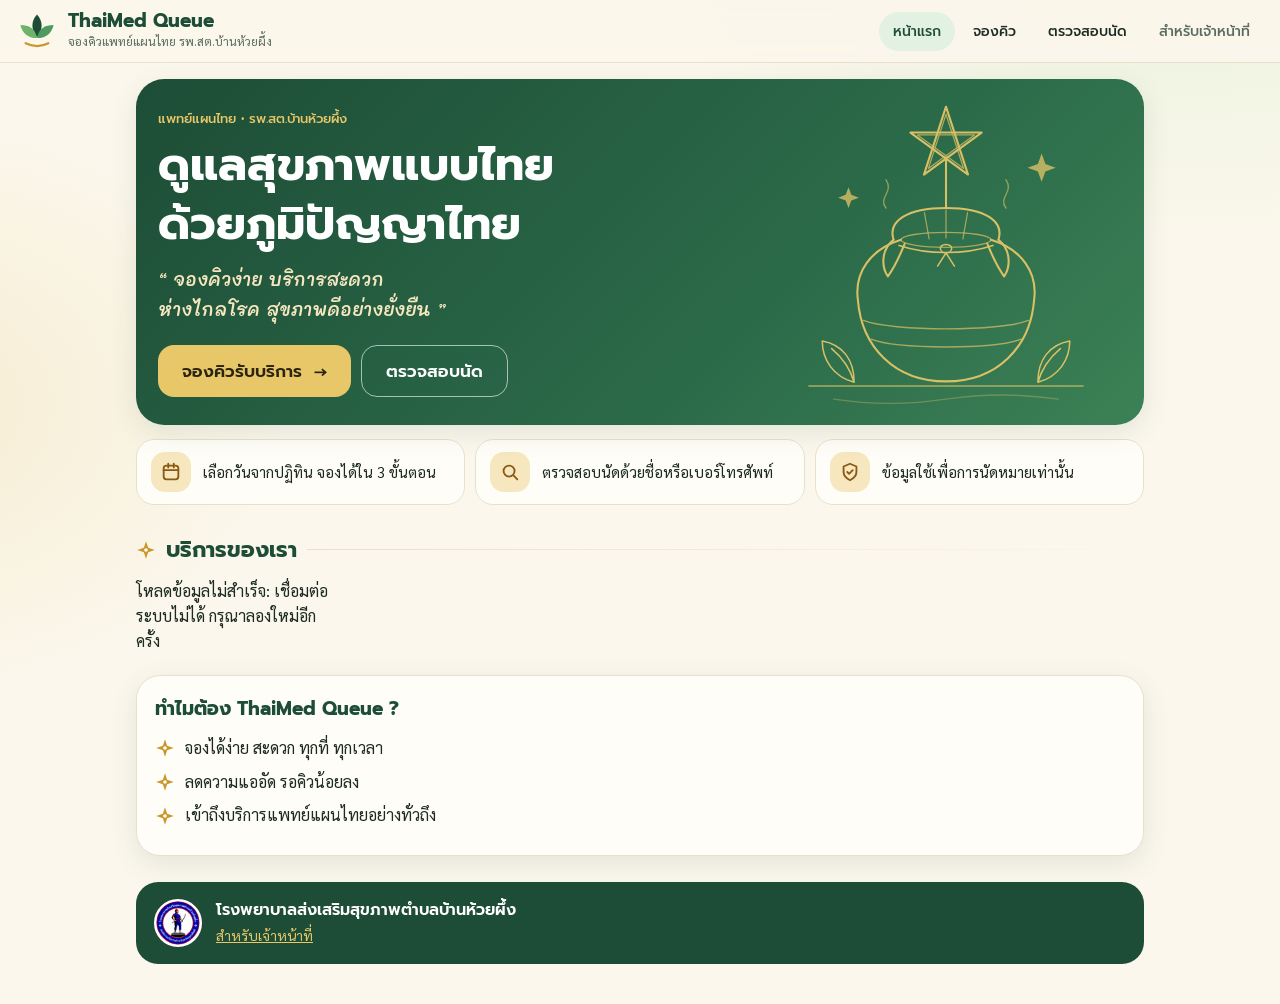
<file: index.html>
<!DOCTYPE html>
<html lang="th"><head><meta charset="utf-8"><meta name="viewport" content="width=device-width, initial-scale=1"><title>ThaiMed Queue — จองคิวแพทย์แผนไทย</title><link rel="icon" type="image/png" href="[data-uri]"><link rel="apple-touch-icon" href="logo.png">
<link href="https://fonts.googleapis.com/css2?family=Mali:ital,wght@1,600&family=Prompt:wght@400;500;600;700&family=Sarabun:wght@400;600&display=swap" rel="stylesheet"><style>
:root{--pine:#1d4d36;--pine2:#2b6a49;--leaf:#4f9a5f;--mint:#e3f1e2;--cream:#fbf7ec;--paper:#fffdf7;--gold:#c9972b;--goldl:#e8c768;--goldsoft:#f6e7bf;--clay:#b5573a;--ink:#1c2b22;--mut:#5a6b60;--line:#e8e0cc;--sh:0 8px 28px rgba(29,77,54,.10)}
*{box-sizing:border-box;-webkit-tap-highlight-color:transparent}
html{scroll-behavior:smooth}
body{margin:0;font-family:'Sarabun',system-ui,sans-serif;color:var(--ink);background:var(--cream);font-size:16px;line-height:1.55}
body::before{content:"";position:fixed;top:0;right:0;bottom:0;left:0;z-index:-1;background:radial-gradient(900px 520px at 92% -8%,#e8f2dc 0,transparent 60%),radial-gradient(700px 520px at -8% 45%,#f6ecd0 0,transparent 55%),var(--cream)}
h1,h2,h3,.p,button{font-family:'Prompt','Sarabun',sans-serif}
[hidden]{display:none!important}
a{color:var(--pine2)}

/* ---------- โครงหน้าประชาชน ---------- */
.bar{position:sticky;top:0;z-index:20;display:flex;align-items:center;justify-content:space-between;gap:12px;padding:10px 16px;background:rgba(251,247,236,.9);-webkit-backdrop-filter:blur(10px);backdrop-filter:blur(10px);border-bottom:1px solid var(--line)}
.brand{display:flex;align-items:center;gap:10px;color:inherit;text-decoration:none}
.brand b{display:block;font-size:19px;color:var(--pine);line-height:1.1}.brand small{display:block;font-size:12px;color:var(--mut)}
.dnav{display:none;gap:4px;align-items:center}
.dnav button,.dnav a{border:0;background:transparent;font:500 14px 'Prompt';color:var(--ink);padding:9px 14px;border-radius:999px;cursor:pointer;text-decoration:none}
.dnav button.on{background:var(--mint);color:var(--pine)}
.dnav a{color:var(--mut)}
.wrap{max-width:1040px;margin:0 auto;padding:16px 16px 110px}
.tabbar{position:fixed;left:0;right:0;bottom:0;z-index:20;display:flex;gap:4px;background:rgba(255,253,247,.96);-webkit-backdrop-filter:blur(10px);backdrop-filter:blur(10px);border-top:1px solid var(--line);padding:6px 8px calc(6px + env(safe-area-inset-bottom))}
.tabbar button{flex:1;border:0;background:transparent;display:flex;flex-direction:column;align-items:center;gap:2px;font:500 12px 'Prompt';color:var(--mut);padding:7px 0;border-radius:16px;cursor:pointer}
.tabbar button.on{color:var(--pine);background:var(--mint)}
@media(min-width:760px){.dnav{display:flex}.tabbar{display:none}.wrap{padding-bottom:40px}}

.btn{display:inline-flex;align-items:center;justify-content:center;gap:8px;height:52px;border:0;border-radius:16px;background:var(--pine);color:#fff;font:600 17px 'Prompt';cursor:pointer;padding:0 24px;text-decoration:none}
.btn:hover{background:var(--pine2)}
.btn.gold{background:var(--goldl);color:#2a2410}.btn.gold:hover{background:#f0d27d}
.btn.ghost{background:transparent;border:1.5px solid rgba(255,255,255,.6);color:#fff}
.btn.alt{background:#fff;color:var(--pine);border:1.5px solid var(--pine)}
.btn.danger{background:var(--clay)}
.btn.full{width:100%}.btn:disabled{opacity:.5;cursor:default}

.hero{position:relative;overflow:hidden;border-radius:28px;padding:30px 22px 28px;color:#fff;background:linear-gradient(135deg,#1d4d36 0%,#2b6a49 62%,#3c8156 100%);box-shadow:var(--sh)}
.hero .deco{position:absolute;right:48px;top:50%;transform:translateY(-50%);width:300px;opacity:.92;pointer-events:none}
@media(max-width:899px){.hero .deco{width:210px;right:20px;opacity:.55}}
@media(max-width:640px){.hero .deco{width:150px;right:-6px;top:auto;bottom:10px;transform:none;opacity:.28}}
.hero .eye{position:relative;color:var(--goldl);font:500 13px 'Prompt';margin:0 0 8px}
.hero h1{position:relative;font-size:clamp(28px,6.4vw,46px);line-height:1.28;margin:0 0 10px;font-weight:700}
.hero .tag{position:relative;font:italic 600 18px/1.7 'Mali';color:var(--goldsoft);margin:0 0 20px}
.hero .acts{position:relative;display:flex;gap:10px;flex-wrap:wrap}
.feats{display:grid;grid-template-columns:repeat(auto-fit,minmax(210px,1fr));gap:10px;margin:14px 0 0}
.feat{display:flex;gap:12px;align-items:center;background:var(--paper);border:1px solid var(--line);border-radius:18px;padding:12px 14px;font-size:15px}
.feat .ico{width:40px;height:40px;border-radius:14px;background:var(--goldsoft);display:flex;align-items:center;justify-content:center;flex:none}
.sec{display:flex;align-items:center;gap:10px;margin:28px 0 12px}
.sec h2{margin:0;font-size:22px;color:var(--pine)}.sec::after{content:"";flex:1;height:1px;background:linear-gradient(90deg,var(--line),transparent)}
.orn{width:20px;height:20px;flex:none}
.sgrid{display:grid;grid-template-columns:repeat(auto-fill,minmax(160px,1fr));gap:12px}
.sc{text-align:left;border:1px solid var(--line);border-radius:22px;padding:16px;background:var(--paper);box-shadow:var(--sh);cursor:pointer;color:var(--ink);display:flex;flex-direction:column;gap:10px;font:inherit}
.sc:hover{transform:translateY(-2px)}
.sc .ib{width:58px;height:58px;border-radius:18px;display:flex;align-items:center;justify-content:center}
.sc b{font:600 16px/1.3 'Prompt'}.sc small{color:var(--mut);font-size:13px;line-height:1.4}
.card{background:var(--paper);border:1px solid var(--line);border-radius:24px;padding:18px;margin:14px 0;box-shadow:var(--sh)}
.card h2{margin:0 0 12px;font-size:19px;color:var(--pine)}
.ck{display:flex;gap:10px;align-items:center;margin:9px 0}
.foot{display:flex;gap:14px;align-items:center;margin-top:26px;padding:16px 18px;border-radius:22px;background:var(--pine);color:#fff}
.foot img{width:48px;height:48px;border-radius:50%;border:2px solid #fff;background:#fff;flex:none}
.foot a{color:var(--goldl);font-size:14px}
.emb{width:40px;height:40px;border-radius:50%;border:2px solid #fff;background:#fff;flex:none}

/* ขั้นตอนจอง */
.stp{display:flex;margin:6px 0 18px}
.stp .s{flex:1;text-align:center;position:relative;font-size:13px;color:var(--mut)}
.stp .s::before{content:"";position:absolute;top:15px;left:-50%;width:100%;height:3px;background:var(--line);z-index:0}
.stp .s:first-child::before{display:none}
.stp .s i{position:relative;z-index:1;display:block;margin:0 auto 4px;width:32px;height:32px;border-radius:50%;background:#e6dfc9;color:var(--mut);font:600 14px/32px 'Prompt';font-style:normal}
.stp .s.on i,.stp .s.dn i{background:var(--pine);color:#fff}
.stp .s.on,.stp .s.dn{color:var(--ink);font-weight:600}.stp .s.on::before,.stp .s.dn::before{background:var(--pine)}
.cd{display:flex;align-items:center;gap:14px;width:100%;border:2px solid var(--line);border-radius:20px;padding:10px 14px 10px 10px;margin-bottom:10px;background:#fff;font:600 17px 'Prompt';color:var(--ink);cursor:pointer;text-align:left}
.cd.on{border-color:var(--pine);background:#f1f8ee}
.cd .ib{width:60px;height:60px;border-radius:18px;display:flex;align-items:center;justify-content:center;flex:none}
.cd .tx{flex:1}.cd small{display:block;font:400 13px 'Sarabun';color:var(--mut)}
.cd .rd{width:26px;height:26px;border-radius:50%;border:2px solid #c3cbbd;flex:none;background:#fff;text-align:center;color:#fff;line-height:22px}
.cd.on .rd{background:var(--pine);border-color:var(--pine)}
.calh{display:flex;align-items:center;justify-content:space-between;margin-bottom:10px}.calh b{font-size:18px;color:var(--pine)}
.calb{width:44px;height:44px;border-radius:50%;border:1px solid var(--line);background:#fff;font-size:22px;color:var(--pine);cursor:pointer}.calb:disabled{opacity:.3;cursor:default}
.calg{display:grid;grid-template-columns:repeat(7,1fr);gap:5px}
.cw{text-align:center;font:500 13px 'Prompt';color:var(--mut);padding:4px 0}
.cx{text-align:center;color:#b3b9ac;padding:12px 0;font-size:15px}
.cl{border:1px solid #cfe3c8;background:var(--mint);border-radius:14px;min-height:54px;font:600 16px 'Prompt';color:var(--ink);cursor:pointer;padding:4px 0;line-height:1.2}
.cl small{display:block;font:400 11px 'Sarabun';color:#2a5a36}
.cl.on{background:var(--pine);border-color:var(--pine);color:#fff}.cl.on small{color:var(--goldl)}
.chips{display:flex;flex-wrap:wrap;gap:8px}
.ch{min-width:86px;padding:13px 8px;border:1.5px solid var(--line);border-radius:999px;background:#fff;color:var(--ink);font:600 15px 'Prompt';cursor:pointer;text-align:center}
.ch.on{background:var(--pine);border-color:var(--pine);color:#fff}
.f{display:block;font-weight:600;margin:14px 0 5px;font-size:15px}
.i{width:100%;height:50px;border:1.5px solid var(--line);border-radius:16px;padding:0 14px;font:16px 'Sarabun';background:#fff;color:var(--ink)}
textarea.i{height:92px;padding:10px 14px;resize:vertical}
.i:focus{outline:3px solid #cfe8c2;border-color:var(--pine2)}
.row2{display:flex;gap:10px;margin-top:16px}.row2 .btn{flex:1}
.msg{padding:11px 14px;border-radius:14px;margin:12px 0;font-size:15px}.msg.err{background:#fdeeea;color:#8a2a1c}.msg.ok{background:#e4f2dc;color:#1d4a2a}
.hint{color:var(--mut);font-size:14px}
.pdpa{background:#f7f2e2;border-radius:14px;padding:12px;font-size:13px;color:var(--mut);margin-top:14px}
.sum{background:var(--mint);border-radius:16px;padding:12px 14px;margin-bottom:4px}
.chk{display:flex;gap:10px;align-items:flex-start;font-weight:400;margin-top:14px;font-size:14px;color:var(--mut)}.chk input{width:20px;height:20px;accent-color:var(--pine);flex:none}
.badge{display:inline-block;padding:3px 12px;border-radius:999px;font-size:13px;font-weight:600;background:#e5e7eb}
.badge.Pending{background:#fbe8c0;color:#7a4a00}.badge.Confirmed{background:#dbe8fb;color:#1d4a8a}.badge.Completed{background:#2e7d46;color:#fff}.badge.Cancelled{background:#fbdcd6;color:#8a2a1c}.badge.No-show{background:#e5dcf0;color:#52397a}
.big{font:700 26px 'Prompt';color:var(--pine)}
.ticket{background:var(--paper);border-radius:26px;box-shadow:var(--sh);overflow:hidden;border:1px solid var(--line)}
.ticket .th{background:linear-gradient(135deg,#1d4d36,#2b6a49);color:#fff;text-align:center;padding:24px 16px}
.ticket .ok{width:56px;height:56px;border-radius:50%;background:var(--goldl);margin:0 auto 10px;display:flex;align-items:center;justify-content:center}
.ticket .no{font:700 52px/1.1 'Prompt';letter-spacing:1px}
.ticket .tb{padding:20px;border-top:2px dashed var(--line);position:relative}
.vwrap{max-width:720px;margin:0 auto}

/* ---------- หน้าเจ้าหน้าที่ ---------- */
.lg{min-height:100vh;display:flex;align-items:center;justify-content:center;padding:20px;background:linear-gradient(135deg,#173f2c,#2b6a49)}
.lg .card{width:100%;max-width:400px;text-align:center}
.lg .pin{text-align:center;font-size:26px;letter-spacing:10px;height:58px}
.ad{display:flex;min-height:100vh}
.sidebar{width:250px;flex:none;background:linear-gradient(180deg,#1d4d36,#153a28);color:#fff;padding:20px 14px;display:flex;flex-direction:column;gap:6px;position:sticky;top:0;height:100vh}
.sidebar .lgo{display:flex;gap:12px;align-items:center;padding:4px 8px 18px}
.sidebar .lgo b{display:block;font:700 18px 'Prompt'}.sidebar .lgo small{color:var(--goldl);font-size:12px}
.snav{display:flex;align-items:center;gap:12px;width:100%;height:48px;border:0;border-radius:14px;background:transparent;color:#d6e6da;font:500 15px 'Prompt';padding:0 14px;cursor:pointer;text-align:left;text-decoration:none}
.snav.on{background:rgba(255,255,255,.14);color:#fff}
.sidebar .sp{flex:1}
.amain{flex:1;min-width:0;padding:24px 26px 40px}
.atop,.abar{display:none}
.ph{display:flex;align-items:center;justify-content:space-between;gap:10px;flex-wrap:wrap;margin-bottom:14px}
.ph h1{margin:0;font-size:26px;color:var(--pine)}
.ph .sub{color:var(--mut);font-size:14px}
.kp{display:grid;grid-template-columns:repeat(4,1fr);gap:10px;margin-bottom:14px}
.kc{border-radius:20px;padding:14px;text-align:center;font:500 13px 'Prompt';color:var(--ink)}
.kc b{display:block;font:700 32px/1.2 'Prompt';color:var(--pine)}
.dnv{display:flex;align-items:center;gap:8px;margin-bottom:10px}
.dnv .i{flex:1;text-align:center;font-weight:600}
.sq{width:50px;height:50px;border:1.5px solid var(--line);border-radius:16px;background:#fff;font-size:22px;color:var(--pine);cursor:pointer;flex:none}
.fl{display:flex;gap:8px;overflow-x:auto;padding-bottom:6px;margin-bottom:12px;-webkit-overflow-scrolling:touch}
.fc{flex:none;border:1.5px solid var(--line);background:#fff;border-radius:999px;padding:8px 16px;font:500 14px 'Prompt';color:var(--ink);cursor:pointer;white-space:nowrap}
.fc.on{background:var(--pine);border-color:var(--pine);color:#fff}
.bl{display:grid;grid-template-columns:repeat(auto-fill,minmax(330px,1fr));gap:12px}
.bc{background:var(--paper);border:1px solid var(--line);border-left:6px solid var(--c,#999);border-radius:20px;padding:14px 14px 12px;box-shadow:var(--sh)}
.bc .bt{display:flex;justify-content:space-between;gap:10px;align-items:flex-start}
.bc .tm{font:700 24px/1.1 'Prompt';color:var(--pine)}.bc .sv{color:var(--mut);font-size:14px;margin-top:2px}
.bc .qid{font:600 13px 'Prompt';color:var(--mut);margin-top:6px}
.bc .who{display:flex;justify-content:space-between;gap:8px;align-items:center;margin:12px 0 8px;flex-wrap:wrap}
.bc .who b{font-size:17px}.bc .hn{background:var(--goldsoft);border-radius:8px;padding:1px 8px;font-size:12px}
.tel{display:inline-flex;align-items:center;gap:6px;background:var(--mint);color:var(--pine);border-radius:999px;padding:6px 14px;font:600 14px 'Prompt';text-decoration:none}
.sym{background:#f7f2e2;border-radius:12px;padding:8px 12px;font-size:14px;margin-bottom:8px}.sym small{display:block;color:var(--mut);font-size:12px}
.nt{font-size:13px;color:var(--mut);margin-bottom:6px}
.bc .i{height:44px;font-size:15px;margin-bottom:8px}
.acts{display:flex;flex-wrap:wrap;gap:8px}
.ab{flex:1;min-width:110px;height:44px;border-radius:14px;border:1.5px solid var(--line);background:#fff;font:600 14px 'Prompt';color:var(--ink);cursor:pointer}
.ab.ok{background:var(--pine);border-color:var(--pine);color:#fff}.ab.no{color:var(--clay);border-color:var(--clay)}
.empty{text-align:center;color:var(--mut);padding:36px 10px}
.ac{background:var(--paper);border:1px solid var(--line);border-radius:22px;padding:16px;margin-bottom:12px;box-shadow:var(--sh)}
.g2{display:grid;grid-template-columns:1fr 1fr;gap:10px}
.dp{display:flex;flex-wrap:wrap;gap:6px;margin-top:4px}
.dp label{margin:0;cursor:pointer}.dp input{position:absolute;opacity:0;pointer-events:none}
.dp span{display:inline-block;min-width:44px;text-align:center;padding:9px 10px;border-radius:12px;border:1.5px solid var(--line);background:#fff;font:600 14px 'Prompt'}
.dp input:checked+span{background:var(--pine);border-color:var(--pine);color:#fff}
.sw{position:relative;display:inline-block;width:52px;height:30px;flex:none}.sw input{opacity:0;width:0;height:0}
.sw span{position:absolute;inset:0;background:#cfd6c9;border-radius:999px;transition:.2s}
.sw span::before{content:"";position:absolute;left:3px;top:3px;width:24px;height:24px;border-radius:50%;background:#fff;transition:.2s}
.sw input:checked+span{background:var(--leaf)}.sw input:checked+span::before{transform:translateX(22px)}
.cr{display:flex;justify-content:space-between;align-items:center;gap:10px;background:var(--paper);border:1px solid var(--line);border-radius:18px;padding:12px 14px;margin-bottom:8px}
.bars{display:flex;gap:12px;height:170px;align-items:flex-end;border-bottom:1px solid var(--line);padding:0 6px}
.bars div{flex:1;text-align:center;font:600 13px 'Prompt';color:var(--pine)}
.bars i{display:block;background:linear-gradient(#6fb26a,#2b6a49);border-radius:8px 8px 0 0;margin:3px auto 0;width:70%;max-width:56px}
.bl2{display:flex;gap:12px;padding:0 6px;margin-top:6px}.bl2 div{flex:1;text-align:center;font-size:12px;color:var(--mut);line-height:1.3}
.tr{display:flex;justify-content:space-between;padding:9px 0;border-top:1px solid var(--line);font-size:15px}.tr:first-child{border-top:0}
.sbtn{height:46px;border:0;border-radius:14px;background:var(--pine);color:#fff;font:600 15px 'Prompt';cursor:pointer;padding:0 20px}
.toast{position:fixed;left:50%;transform:translateX(-50%);bottom:90px;z-index:60;max-width:92vw;padding:12px 18px;border-radius:14px;font-size:15px;box-shadow:0 8px 24px rgba(0,0,0,.18)}
.toast.ok{background:#1d4d36;color:#fff}.toast.err{background:#8a2a1c;color:#fff}
@media(max-width:860px){
 .ad{display:block}.sidebar{display:none}
 .atop{display:flex;align-items:center;justify-content:space-between;position:sticky;top:0;z-index:20;padding:10px 14px;background:linear-gradient(135deg,#1d4d36,#2b6a49);color:#fff}
 .atop .lgo{display:flex;gap:10px;align-items:center}.atop b{font:700 17px 'Prompt';display:block;line-height:1.1}.atop small{color:var(--goldl);font-size:12px}
 .atop button{border:0;background:rgba(255,255,255,.14);color:#fff;border-radius:12px;width:42px;height:42px;display:flex;align-items:center;justify-content:center;cursor:pointer}
 .abar{display:flex;position:fixed;left:0;right:0;bottom:0;z-index:20;gap:2px;background:rgba(255,253,247,.97);border-top:1px solid var(--line);padding:6px 6px calc(6px + env(safe-area-inset-bottom))}
 .abar button{flex:1;border:0;background:transparent;display:flex;flex-direction:column;align-items:center;gap:2px;font:500 11.5px 'Prompt';color:var(--mut);padding:7px 0;border-radius:14px;cursor:pointer}
 .abar button.on{background:var(--mint);color:var(--pine)}
 .amain{padding:14px 14px 100px}.ph h1{font-size:22px}
 .kp{grid-template-columns:repeat(2,1fr)}.bl{grid-template-columns:1fr}.g2{grid-template-columns:1fr}
}

/* ตารางรายการจอง (จอใหญ่) */
.tw{background:var(--paper);border:1px solid var(--line);border-radius:20px;box-shadow:var(--sh);overflow:auto}
.tbl{width:100%;border-collapse:separate;border-spacing:0;font-size:14px;min-width:1000px}
.tbl th{position:sticky;top:0;background:#f3eedd;text-align:left;padding:12px;font:600 13px 'Prompt';color:var(--pine);white-space:nowrap;border-bottom:1px solid var(--line)}
.tbl td{padding:12px;border-bottom:1px solid #f0ead8;vertical-align:middle}
.tbl tr:hover td{background:#fbf8ee}
.tbl td.tm2{font:700 17px 'Prompt';color:var(--pine);white-space:nowrap;border-left:6px solid var(--c,#999)}
.tbl .tel{padding:2px 10px;font-size:13px;margin-top:4px}
.tbl .i{height:38px;font-size:14px;margin:0;min-width:150px}
.tbl .acts{gap:6px;flex-direction:column;align-items:stretch;min-width:104px}
.tbl .ab{min-width:0;flex:none;height:34px;padding:0 12px;font-size:13px}
.tbl small{display:block;color:var(--mut);font-size:12px;margin-top:4px}

</style><script src="config.js"></script></head>
<body>
<header class="bar">
 <a class="brand" href="index.html"><svg aria-hidden="true" width="42" height="42" viewBox="0 0 48 48"><path d="M24 5c7 7 7 18 0 26-7-8-7-19 0-26Z" fill="#1d4d36"/><path d="M24 32C13 32 7 26 5 17c10 0 17 4 19 15Z" fill="#6fb26a"/><path d="M24 32c11 0 17-6 19-15-10 0-17 4-19 15Z" fill="#4f9a5f"/><path d="M11 38c8 4 18 4 26 0" stroke="#c9972b" fill="none" stroke-width="2.5" stroke-linecap="round"/></svg>
  <span><b class="p">ThaiMed Queue</b><small>จองคิวแพทย์แผนไทย รพ.สต.บ้านห้วยผึ้ง</small></span></a>
 <nav class="dnav"><button id="n_home" class="on" onclick="go('home')">หน้าแรก</button><button id="n_book" onclick="go('book')">จองคิว</button><button id="n_status" onclick="go('status')">ตรวจสอบนัด</button><a href="admin.html">สำหรับเจ้าหน้าที่</a></nav>
</header>

<div class="wrap">
<section id="v_home">
 <div class="hero">
  <svg class="deco" aria-hidden="true" viewBox="0 0 320 330" fill="none" stroke="#e8c768" stroke-width="2.2" stroke-linecap="round" stroke-linejoin="round"><path d="M160 10 183.5 82.4 122 37.6H198L136.5 82.4Z"/><path d="M160 18 178.8 75.9 129.6 40.1H190.4L141.2 75.9Z" stroke-width="1.3" opacity=".75"/><path d="M160 66v52"/><path d="M96 118c-9-11 9-17 0-30M224 118c-9-11 9-17 0-30" stroke-width="1.5" opacity=".6"/><path d="M104 152C98 132 118 118 160 118s62 14 56 34"/><path d="M104 152c-12 9-14 27-6 39 10-14 14-26 18-35M216 152c12 9 14 27 6 39-10-14-14-26-18-35"/><path d="M160 120v30M137 123l5 28M183 123l-5 28" stroke-width="1.3" opacity=".7"/><path d="M110 158c30 10 70 10 100 0" stroke-width="1.8"/><path d="M160 166c-7 0-9-9 0-9s7 9 0 9ZM160 166l-9 14M160 166l9 14" stroke-width="1.6"/><ellipse cx="160" cy="152" rx="48" ry="8" stroke-width="1.4" opacity=".7"/><path d="M112 152C80 162 62 186 66 216c4 50 39 87 94 87s90-37 94-87c4-30-14-54-46-64"/><path d="M72 238c30 12 146 12 176 0M80 258c28 11 132 11 160 0" stroke-width="1.5" opacity=".7"/><path d="M62 304c-22-6-34-24-34-44 22 4 34 20 34 44ZM62 304c-4-14-12-26-24-36" stroke-width="1.6"/><path d="M258 304c22-6 34-24 34-44-22 4-34 20-34 44ZM258 304c4-14 12-26 24-36" stroke-width="1.6"/><path d="M14 308h292" opacity=".55"/><path d="M40 322c40 6 80 6 120 0s80-6 120 0" stroke-width="1.4" opacity=".35"/><path d="M262 60l4 11 11 4-11 4-4 11-4-11-11-4 11-4ZM56 96l3 8 8 3-8 3-3 8-3-8-8-3 8-3Z" fill="#e8c768" stroke="none" opacity=".8"/></svg>
  <p class="eye">แพทย์แผนไทย • รพ.สต.บ้านห้วยผึ้ง</p>
  <h1>ดูแลสุขภาพแบบไทย<br>ด้วยภูมิปัญญาไทย</h1>
  <p class="tag">“ จองคิวง่าย บริการสะดวก<br>ห่างไกลโรค สุขภาพดีอย่างยั่งยืน ”</p>
  <div class="acts"><button class="btn gold" onclick="go('book')">จองคิวรับบริการ &nbsp;→</button><button class="btn ghost" onclick="go('status')">ตรวจสอบนัด</button></div>
 </div>
 <div class="feats">
  <div class="feat"><span class="ico"><svg aria-hidden="true" width="22" height="22" viewBox="0 0 24 24" fill="none" stroke="#8a5a14" stroke-width="2" stroke-linecap="round"><rect x="4" y="5" width="16" height="15" rx="3"/><path d="M4 10h16M9 3v4M15 3v4"/></svg></span>เลือกวันจากปฏิทิน จองได้ใน 3 ขั้นตอน</div>
  <div class="feat"><span class="ico"><svg aria-hidden="true" width="22" height="22" viewBox="0 0 24 24" fill="none" stroke="#8a5a14" stroke-width="2" stroke-linecap="round"><circle cx="11" cy="11" r="6"/><path d="m16 16 4 4"/></svg></span>ตรวจสอบนัดด้วยชื่อหรือเบอร์โทรศัพท์</div>
  <div class="feat"><span class="ico"><svg aria-hidden="true" width="22" height="22" viewBox="0 0 24 24" fill="none" stroke="#8a5a14" stroke-width="2" stroke-linecap="round" stroke-linejoin="round"><path d="M12 3 5 6v6c0 4 3 7 7 9 4-2 7-5 7-9V6Z"/><path d="m9 12 2 2 4-4"/></svg></span>ข้อมูลใช้เพื่อการนัดหมายเท่านั้น</div>
 </div>
 <div class="sec"><svg class="orn" aria-hidden="true" viewBox="0 0 24 24"><path d="M12 1.5l2.6 7.9 7.9 2.6-7.9 2.6L12 22.5l-2.6-7.9-7.9-2.6 7.9-2.6z" fill="#c9972b"/><circle cx="12" cy="12" r="2.2" fill="#fffdf7"/></svg><h2>บริการของเรา</h2></div>
 <div class="sgrid" id="tiles"><span class="hint">กำลังโหลด...</span></div>
 <div class="card" style="margin-top:22px"><h2>ทำไมต้อง ThaiMed Queue ?</h2>
  <div class="ck"><svg class="orn" aria-hidden="true" viewBox="0 0 24 24"><path d="M12 1.5l2.6 7.9 7.9 2.6-7.9 2.6L12 22.5l-2.6-7.9-7.9-2.6 7.9-2.6z" fill="#c9972b"/><circle cx="12" cy="12" r="2.2" fill="#fffdf7"/></svg> จองได้ง่าย สะดวก ทุกที่ ทุกเวลา</div><div class="ck"><svg class="orn" aria-hidden="true" viewBox="0 0 24 24"><path d="M12 1.5l2.6 7.9 7.9 2.6-7.9 2.6L12 22.5l-2.6-7.9-7.9-2.6 7.9-2.6z" fill="#c9972b"/><circle cx="12" cy="12" r="2.2" fill="#fffdf7"/></svg> ลดความแออัด รอคิวน้อยลง</div><div class="ck"><svg class="orn" aria-hidden="true" viewBox="0 0 24 24"><path d="M12 1.5l2.6 7.9 7.9 2.6-7.9 2.6L12 22.5l-2.6-7.9-7.9-2.6 7.9-2.6z" fill="#c9972b"/><circle cx="12" cy="12" r="2.2" fill="#fffdf7"/></svg> เข้าถึงบริการแพทย์แผนไทยอย่างทั่วถึง</div></div>
 <div class="foot"><img src="logo.png" alt="ตราสัญลักษณ์ รพ.สต.บ้านห้วยผึ้ง"><div><div class="p" id="clinic" style="font-weight:600">โรงพยาบาลส่งเสริมสุขภาพตำบลบ้านห้วยผึ้ง</div><a href="admin.html">สำหรับเจ้าหน้าที่</a></div></div>
</section>

<section id="v_book" class="vwrap" hidden>
 <div class="stp"><div class="s on" id="st1"><i>1</i>เลือกบริการ</div><div class="s" id="st2"><i>2</i>เลือกวันเวลา</div><div class="s" id="st3"><i>3</i>ยืนยันการจอง</div></div>
 <div id="s1"><div class="card"><h2>เลือกบริการ</h2><div id="cards" class="hint">กำลังโหลด...</div></div></div>
 <div id="s2" hidden><div class="card"><h2>เลือกวัน</h2><div id="cal"></div><div id="dmsg" class="hint" style="margin-top:8px"></div>
  <div class="hint" style="margin-top:6px">วันที่เป็นสีเขียวจองได้ ตัวเลขใต้วันคือจำนวนคิวที่เหลือ</div></div>
  <div class="card"><h2>เลือกเวลา</h2><div id="times" class="chips"><span class="hint">เลือกวันก่อน</span></div></div></div>
 <div id="s3" hidden><div class="card"><h2>ข้อมูลผู้รับบริการ</h2><div class="sum" id="sum"></div>
  <label class="f" for="name">ชื่อ-นามสกุล *</label><input class="i" id="name" maxlength="100" autocomplete="name">
  <label class="f" for="phone">เบอร์โทรศัพท์ *</label><input class="i" id="phone" inputmode="tel" maxlength="12" placeholder="0812345678" autocomplete="tel">
  <label class="f" for="hn">เลขประจำตัวผู้ป่วย (HN) ถ้ามี</label><input class="i" id="hn" maxlength="20">
  <label class="f" for="symptom">อาการหรือปัญหาสุขภาพเบื้องต้น</label><textarea class="i" id="symptom" maxlength="500" placeholder="เช่น ปวดเข่าข้างขวา เดินขึ้นบันไดไม่สะดวก"></textarea>
  <div class="pdpa">ข้อมูลของท่านเป็นข้อมูลส่วนบุคคล ใช้เพื่อการนัดหมายและการให้บริการเท่านั้น เจ้าหน้าที่ที่เกี่ยวข้องเท่านั้นที่เข้าถึงได้ และจะไม่แสดงบนหน้าสาธารณะ</div>
  <label class="chk"><input type="checkbox" id="consent">ข้าพเจ้ายินยอมให้เก็บและใช้ข้อมูลตามวัตถุประสงค์ข้างต้น</label></div></div>
 <div id="err" class="msg err" hidden></div>
 <div class="row2"><button class="btn alt" id="back" onclick="back()" hidden>ย้อนกลับ</button><button class="btn" id="next" onclick="next()">ถัดไป →</button></div>
</section>

<section id="v_done" class="vwrap" hidden>
 <div class="ticket"><div class="th"><div class="ok"><svg aria-hidden="true" width="30" height="30" viewBox="0 0 24 24" fill="none" stroke="#2a2410" stroke-width="3" stroke-linecap="round" stroke-linejoin="round"><path d="m5 12.5 4.5 4.5L19 7"/></svg></div>
  <div class="p" style="font-size:18px;font-weight:600">จองคิวเรียบร้อยแล้ว</div><div style="opacity:.85;font-size:14px;margin-top:6px">เลขที่จองของท่าน</div><div class="no" id="bid"></div></div>
  <div class="tb"><p id="bsum" style="margin:0 0 10px;font-weight:600"></p>
  <p class="hint" style="margin:0 0 16px">ไม่ต้องจำเลขที่จองก็ได้ ภายหลังตรวจสอบนัดได้โดยพิมพ์ชื่อ-นามสกุลหรือเบอร์โทรศัพท์ สถานะเริ่มต้นคือ “รอตรวจสอบ” เจ้าหน้าที่จะยืนยันนัดหมายให้อีกครั้ง</p>
  <button class="btn full" onclick="location.reload()">จองคิวใหม่</button></div></div>
</section>

<section id="v_status" class="vwrap" hidden>
 <div class="card"><h2>ตรวจสอบสถานะการจอง</h2>
  <label class="f" for="q" style="margin-top:0">ชื่อ-นามสกุล หรือ เบอร์โทรศัพท์ที่ใช้จอง</label><input class="i" id="q" placeholder="เช่น 0812345678 หรือ สมชาย ใจดี" onkeydown="if(event.key==='Enter')lookup()">
  <div class="hint" style="margin-top:6px">ถ้าค้นหาด้วยชื่อ ให้พิมพ์ชื่อและนามสกุลให้ครบ</div>
  <div id="qerr" class="msg err" hidden></div><button class="btn full" style="margin-top:12px" onclick="lookup()">ค้นหา</button></div>
 <div id="qok" class="msg ok" hidden></div>
 <div id="res"></div>
 <div id="ap" class="card" hidden><h2 id="apt"></h2>
  <div id="ap_phone" hidden><label class="f" for="pv" style="margin-top:0">กรอกเบอร์โทรศัพท์ที่ใช้จองเพื่อยืนยันตัวตน</label><input class="i" id="pv" inputmode="tel"><button class="btn full" style="margin-top:12px" onclick="setPhone()">ยืนยัน</button></div>
  <div id="ap_conf" hidden><p id="apc"></p><div class="row2"><button class="btn alt" onclick="closeAct()">ไม่ยกเลิก</button><button class="btn danger" onclick="doCancel()">ยืนยันยกเลิก</button></div></div>
  <div id="ap_res" hidden><div id="rcal"></div><div id="rtimes" class="chips" style="margin-top:12px"></div><div class="row2"><button class="btn alt" onclick="closeAct()">ปิด</button><button class="btn" onclick="doResched()">ยืนยันเปลี่ยนนัด</button></div></div>
  <div id="apmsg" class="msg err" hidden></div></div>
</section>
</div>

<nav class="tabbar">
 <button id="tb_home" class="on" onclick="go('home')"><svg aria-hidden="true" width="24" height="24" viewBox="0 0 24 24" fill="none" stroke="currentColor" stroke-width="1.9" stroke-linecap="round" stroke-linejoin="round"><path d="M3 11 12 4l9 7v9H3Z"/></svg>หน้าแรก</button>
 <button id="tb_book" onclick="go('book')"><svg aria-hidden="true" width="24" height="24" viewBox="0 0 24 24" fill="none" stroke="currentColor" stroke-width="1.9" stroke-linecap="round" stroke-linejoin="round"><rect x="4" y="5" width="16" height="15" rx="3"/><path d="M4 10h16M9 3v4M15 3v4M12 13v4M10 15h4"/></svg>จองคิว</button>
 <button id="tb_status" onclick="go('status')"><svg aria-hidden="true" width="24" height="24" viewBox="0 0 24 24" fill="none" stroke="currentColor" stroke-width="1.9" stroke-linecap="round" stroke-linejoin="round"><circle cx="11" cy="11" r="6"/><path d="m16 16 4 4"/></svg>ตรวจสอบนัด</button>
</nav>

<script>
const $=id=>document.getElementById(id);
const API=window.TMQ_API;
const api=(fn,...a)=>fetch(API,{method:'POST',body:JSON.stringify({fn:fn,args:a})}).then(r=>r.json()).then(j=>{if(!j.ok)throw new Error(String(j.error||'เกิดข้อผิดพลาด').replace(/^(Error|Exception):\s*/,''));return j.data;},()=>{throw new Error('เชื่อมต่อระบบไม่ได้ กรุณาลองใหม่อีกครั้ง');});
const esc=s=>String(s==null?'':s).replace(/[&<>"']/g,c=>({'&':'&amp;','<':'&lt;','>':'&gt;','"':'&quot;',"'":'&#39;'}[c]));
const dd=(d,o)=>new Date(d+'T00:00:00').toLocaleDateString('th-TH',o);
const thDate=d=>dd(d,{weekday:'long',day:'numeric',month:'long',year:'numeric'});
const ST={Pending:'รอตรวจสอบ',Confirmed:'ยืนยันแล้ว',Completed:'เข้ารับบริการแล้ว',Cancelled:'ยกเลิก','No-show':'ไม่มาตามนัด'};
const COL=['#e1efd9','#f8e8c6','#dcebe6','#e4efd0','#e8dff2'];
const IC={
 S01:'<circle cx="20" cy="20" r="4.5" fill="#1d4d36"/><path d="M11 20a9 9 0 0 1 9-9M29 20a9 9 0 0 1-9 9" fill="none" stroke="#1d4d36" stroke-width="3" stroke-linecap="round"/><path d="M5 20A15 15 0 0 1 20 5M35 20a15 15 0 0 1-15 15" fill="none" stroke="#4f9a5f" stroke-width="3" stroke-linecap="round"/>',
 S02:'<circle cx="20" cy="24" r="12" fill="#b8803f"/><path d="M20 12V6M16 6h8" stroke="#8a5a26" stroke-width="3" stroke-linecap="round"/><path d="M10 21c6 4 14 4 20 0M9 28c7 4 15 4 22 0" fill="none" stroke="#e2b673" stroke-width="2"/>',
 S03:'<path d="M6 34C6 18 16 7 34 6c0 17-10 28-28 28Z" fill="#4f9a5f"/><path d="M8 32 26 14" stroke="#d5ecc9" stroke-width="2.5" stroke-linecap="round"/>',
 S04:'<path d="M13 12c-2-3 2-4 0-8M20 12c-2-3 2-4 0-8M27 12c-2-3 2-4 0-8" fill="none" stroke="#4f9a5f" stroke-width="2.5" stroke-linecap="round"/><path d="M5 18h30c0 9-6 16-15 16S5 27 5 18Z" fill="#1d4d36"/>',
 S05:'<path d="M4 8a4 4 0 0 1 4-4h16a4 4 0 0 1 4 4v10a4 4 0 0 1-4 4H14l-6 5v-5a4 4 0 0 1-4-4Z" fill="#7b5ea7"/><path d="M20 22h12a4 4 0 0 1 4 4v7l-5-4h-11a4 4 0 0 1-4-4v-1" fill="#b9a2dc"/>'};
const ico=(id,z)=>`<svg aria-hidden="true" width="${z}" height="${z}" viewBox="0 0 40 40">${IC[id]||IC.S03}</svg>`;
let S={svcs:[],svc:null,dates:[],slots:[],date:'',time:'',step:1,p:null,res:[],vp:'',bp:false,act:null};

/* ปฏิทินเลือกวัน: วันที่จองได้เป็นปุ่มสีเขียว วันอื่นกดไม่ได้ */
function makeCal(el,onPick){
  const c={map:{},sel:'',y:0,m:0,min:0,max:0},p=x=>String(x).padStart(2,'0');
  c.set=dates=>{c.map={};dates.forEach(d=>c.map[d.date]=d.remaining);c.sel='';
    if(dates.length){const f=dates[0].date,l=dates[dates.length-1].date;c.y=+f.slice(0,4);c.m=+f.slice(5,7)-1;c.min=+f.slice(0,4)*12+ +f.slice(5,7)-1;c.max=+l.slice(0,4)*12+ +l.slice(5,7)-1;}
    c.draw();};
  c.draw=()=>{
    const f=new Date(c.y,c.m,1),n=new Date(c.y,c.m+1,0).getDate(),cur=c.y*12+c.m;
    let h=`<div class="calh"><button class="calb" data-n="-1" aria-label="เดือนก่อนหน้า" ${cur<=c.min?'disabled':''}>‹</button><b class="p">${f.toLocaleDateString('th-TH',{month:'long',year:'numeric'})}</b><button class="calb" data-n="1" aria-label="เดือนถัดไป" ${cur>=c.max?'disabled':''}>›</button></div><div class="calg">`;
    ['อา','จ','อ','พ','พฤ','ศ','ส'].forEach(w=>h+=`<div class="cw">${w}</div>`);
    for(let i=0;i<f.getDay();i++)h+='<div></div>';
    for(let d=1;d<=n;d++){const k=`${c.y}-${p(c.m+1)}-${p(d)}`,r=c.map[k];
      h+=r!=null?`<button class="cl${k===c.sel?' on':''}" data-d="${k}" aria-label="วันที่ ${d} เหลือ ${r} คิว">${d}<small>${r} คิว</small></button>`:`<div class="cx">${d}</div>`;}
    el.innerHTML=h+'</div>';};
  el.addEventListener('click',e=>{const b=e.target.closest('button');if(!b||b.disabled)return;
    if(b.dataset.n){c.m+=+b.dataset.n;if(c.m<0){c.m=11;c.y--;}if(c.m>11){c.m=0;c.y++;}c.draw();}
    else if(b.dataset.d){c.sel=b.dataset.d;c.draw();onPick(c.sel);}});
  return c;
}
const cal=makeCal($('cal'),d=>{S.date=d;S.time='';renderTimes();});
const rcal=makeCal($('rcal'),d=>{S.act.date=d;S.act.time='';renderRTimes();});

function go(v){
  ['home','book','status','done'].forEach(x=>$('v_'+x).hidden=x!==v);
  ['home','book','status'].forEach(x=>{const on=x===v;$('n_'+x).className=on?'on':'';$('tb_'+x).className=on?'on':'';});
  scrollTo(0,0);
}
function showErr(id,m){const e=$(id);e.textContent=m;e.hidden=!m;}

api('getPublicInit').then(r=>{
  S.svcs=r.services;$('clinic').textContent=r.clinicName||$('clinic').textContent;
  $('tiles').innerHTML=r.services.map((s,i)=>`<button class="sc" onclick="startBook(${i})"><span class="ib" style="background:${COL[i%5]}">${ico(s.id,38)}</span><b>${esc(s.name)}</b><small>${esc(s.desc)}</small></button>`).join('');
  $('cards').className='';
  $('cards').innerHTML=r.services.length?r.services.map((s,i)=>`<button class="cd" id="c${i}" onclick="pick(${i})"><span class="ib" style="background:${COL[i%5]}">${ico(s.id,40)}</span><span class="tx">${esc(s.name)}<small>${esc(s.desc)}</small></span><span class="rd"></span></button>`).join(''):'ขณะนี้ยังไม่เปิดรับจองบริการ';
}).catch(e=>{$('tiles').textContent='โหลดข้อมูลไม่สำเร็จ: '+e.message;$('cards').textContent='โหลดข้อมูลไม่สำเร็จ: '+e.message;});

function startBook(i){go('book');showStep(1);pick(i);}
function pick(i){
  S.svc=S.svcs[i];S.date='';S.time='';
  S.svcs.forEach((_,k)=>{$('c'+k).classList.toggle('on',k===i);$('c'+k).querySelector('.rd').textContent=k===i?'✓':'';});
  S.p=api('getOpenDates',S.svc.id).then(d=>{S.dates=d.dates;S.slots=d.slots;});
}
function showStep(n){
  S.step=n;[1,2,3].forEach(i=>{$('s'+i).hidden=i!==n;$('st'+i).className='s'+(i===n?' on':i<n?' dn':'');});
  $('back').hidden=n===1;$('next').textContent=n===3?'ยืนยันการจอง':'ถัดไป →';showErr('err','');scrollTo(0,0);
}
function renderDates(){
  cal.set(S.dates);S.date='';S.time='';
  $('dmsg').textContent=S.dates.length?'':'ขณะนี้ไม่มีวันว่างสำหรับบริการนี้ กรุณาติดต่อเจ้าหน้าที่';
  renderTimes();
}
function renderTimes(){
  $('times').innerHTML=S.date?S.slots.map(t=>`<button class="ch${t===S.time?' on':''}" onclick="pickTime('${t}')">${t} น.</button>`).join(''):'<span class="hint">เลือกวันก่อน</span>';
}
function pickTime(t){S.time=t;renderTimes();}
function back(){showStep(S.step-1);}
function next(){
  showErr('err','');
  if(S.step===1){
    if(!S.svc)return showErr('err','กรุณาเลือกบริการ');
    $('next').disabled=true;
    S.p.then(()=>{renderDates();showStep(2);}).catch(e=>showErr('err',e.message)).finally(()=>$('next').disabled=false);
  }else if(S.step===2){
    if(!S.date||!S.time)return showErr('err','กรุณาเลือกทั้งวันและเวลา');
    $('sum').innerHTML=`<b>${esc(S.svc.name)}</b><br>${thDate(S.date)} เวลา ${esc(S.time)} น.`;showStep(3);
  }else submit();
}
function submit(){
  const d={serviceId:S.svc.id,date:S.date,time:S.time,name:$('name').value,phone:$('phone').value,hn:$('hn').value,symptom:$('symptom').value,consent:$('consent').checked};
  $('next').disabled=true;$('next').textContent='กำลังบันทึก...';
  api('createBooking',d).then(r=>{$('bid').textContent=r.bookingId;$('bsum').textContent=r.serviceName+' | '+thDate(r.date)+' เวลา '+r.time+' น.';go('done');})
   .catch(e=>{showErr('err',e.message);$('next').textContent='ยืนยันการจอง';}).finally(()=>$('next').disabled=false);
}

/* ตรวจสอบ / เปลี่ยนนัด / ยกเลิก: ค้นหาด้วยชื่อหรือเบอร์โทร */
const normP=x=>{let d=String(x||'').replace(/\D/g,'');if(d.length===9)d='0'+d;return d;};
function lookup(){
  showErr('qerr','');$('qok').hidden=true;closeAct();const q=$('q').value;
  api('searchBookings',q).then(r=>{S.res=r.items;S.bp=r.byPhone;S.vp=r.byPhone?normP(q):'';renderRes();}).catch(e=>showErr('qerr',e.message));
}
function renderRes(){
  $('res').innerHTML=S.res.length?S.res.map(b=>{const act=b.status==='Pending'||b.status==='Confirmed';return `<div class="card">
   <div style="display:flex;justify-content:space-between;align-items:center;gap:8px"><span class="big" style="font-size:24px">${esc(b.bookingId)}</span><span class="badge ${esc(b.status)}">${ST[b.status]||esc(b.status)}</span></div>
   <p style="margin:8px 0"><b>${esc(b.serviceName)}</b><br>${thDate(b.date)} เวลา ${esc(b.time)} น.<br>ผู้รับบริการ: ${esc(b.name)}</p>
   ${b.adminNote?`<p class="hint">หมายเหตุจากเจ้าหน้าที่: ${esc(b.adminNote)}</p>`:''}
   ${act?`<div class="row2"><button class="btn alt" onclick="startAct('resched','${esc(b.bookingId)}')">ขอเปลี่ยนนัด</button><button class="btn alt" style="color:#b5573a;border-color:#b5573a" onclick="startAct('cancel','${esc(b.bookingId)}')">ยกเลิกการจอง</button></div>`:''}</div>`;}).join(''):'<div class="card hint">ไม่พบการจอง (แสดงเฉพาะนัดย้อนหลังไม่เกิน 30 วัน) กรุณาตรวจสอบชื่อ-นามสกุลหรือเบอร์โทรศัพท์</div>';
}
function actMsg(t){const m=$('apmsg');m.hidden=!t;m.textContent=t||'';}
function closeAct(){$('ap').hidden=true;S.act=null;}
function showAct(stage){
  $('ap').hidden=false;actMsg('');
  ['phone','conf','res'].forEach(x=>$('ap_'+x).hidden=x!==stage);
  const b=S.res.find(x=>x.bookingId===S.act.id);
  $('apt').textContent=(S.act.type==='cancel'?'ยกเลิกการจอง ':'เปลี่ยนนัด ')+S.act.id;
  if(stage==='conf')$('apc').textContent='ต้องการยกเลิก '+b.serviceName+' '+thDate(b.date)+' เวลา '+b.time+' น. ใช่หรือไม่';
  $('ap').scrollIntoView({behavior:'smooth',block:'nearest'});
}
function startAct(type,id){S.act={type,id,date:'',time:'',slots:[]};if(S.vp)goAct();else showAct('phone');}
function setPhone(){const p=normP($('pv').value);if(p.length<9)return actMsg('เบอร์โทรศัพท์ไม่ถูกต้อง');S.vp=p;goAct();}
function goAct(){
  const b=S.res.find(x=>x.bookingId===S.act.id);
  if(S.act.type==='cancel')return showAct('conf');
  api('getOpenDates',b.serviceId).then(d=>{S.act.slots=d.slots;showAct('res');rcal.set(d.dates);renderRTimes();if(!d.dates.length)actMsg('ขณะนี้ไม่มีวันว่างสำหรับบริการนี้');}).catch(actFail);
}
function actFail(e){if(!S.bp)S.vp='';showAct(S.vp?(S.act.type==='cancel'?'conf':'res'):'phone');actMsg(e.message);}
function renderRTimes(){$('rtimes').innerHTML=S.act.date?S.act.slots.map(t=>`<button class="ch${t===S.act.time?' on':''}" onclick="pickRTime('${t}')">${t} น.</button>`).join(''):'<span class="hint">เลือกวันก่อน</span>';}
function pickRTime(t){S.act.time=t;renderRTimes();}
function doCancel(){api('cancelBooking',S.act.id,S.vp).then(()=>{closeAct();lookup();setTimeout(()=>{$('qok').hidden=false;$('qok').textContent='ยกเลิกการจองเรียบร้อยแล้ว';},400);}).catch(actFail);}
function doResched(){
  if(!S.act.date||!S.act.time)return actMsg('กรุณาเลือกทั้งวันและเวลา');
  api('rescheduleBooking',S.act.id,S.vp,S.act.date,S.act.time).then(()=>{closeAct();lookup();setTimeout(()=>{$('qok').hidden=false;$('qok').textContent='เปลี่ยนนัดเรียบร้อยแล้ว สถานะกลับเป็นรอตรวจสอบ';},400);}).catch(actFail);
}
</script></body></html>
</file>
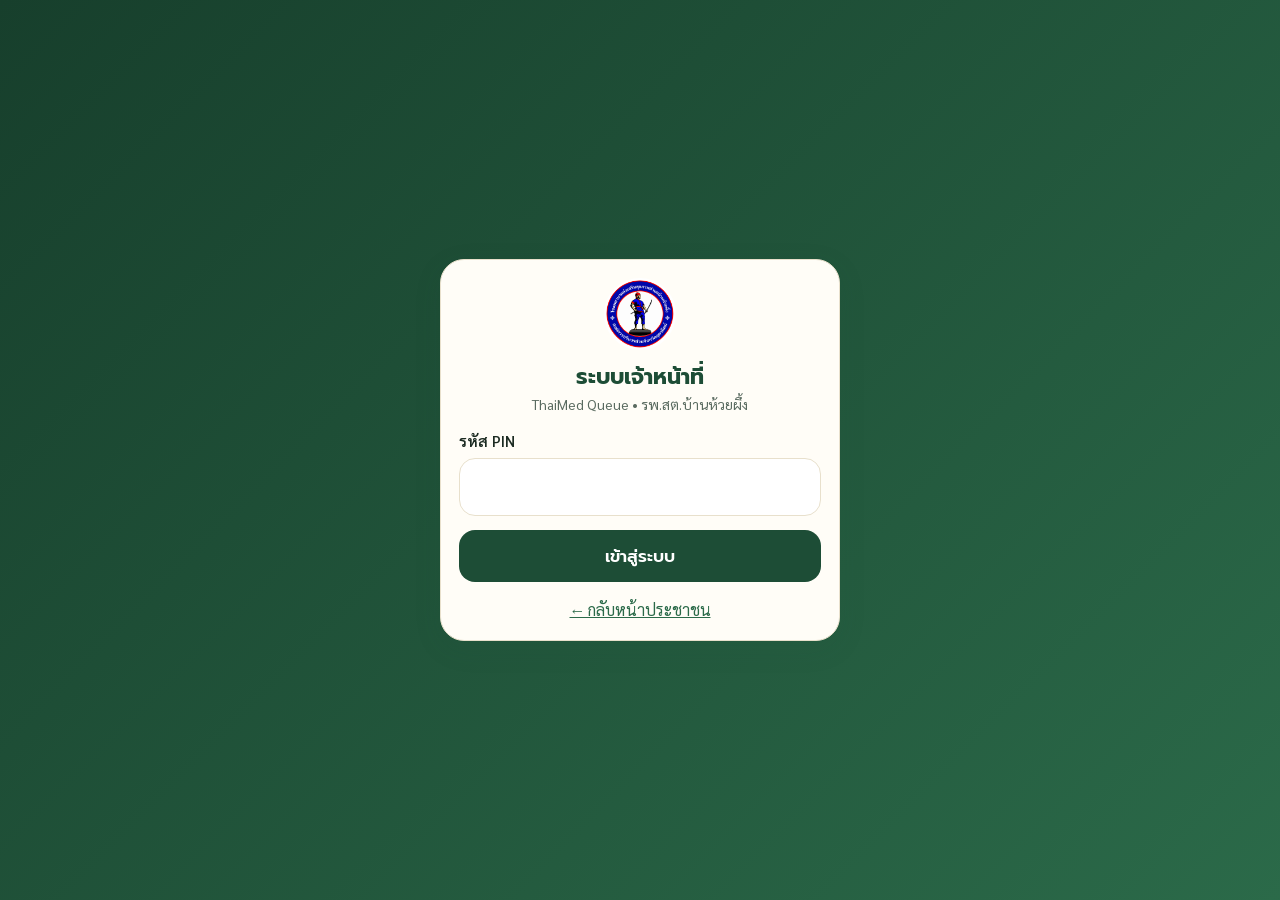
<file: admin.html>
<!DOCTYPE html>
<html lang="th"><head><meta charset="utf-8"><meta name="viewport" content="width=device-width, initial-scale=1"><title>ThaiMed Queue — เจ้าหน้าที่</title><link rel="icon" type="image/png" href="[data-uri]"><link rel="apple-touch-icon" href="logo.png">
<link href="https://fonts.googleapis.com/css2?family=Mali:ital,wght@1,600&family=Prompt:wght@400;500;600;700&family=Sarabun:wght@400;600&display=swap" rel="stylesheet"><style>
:root{--pine:#1d4d36;--pine2:#2b6a49;--leaf:#4f9a5f;--mint:#e3f1e2;--cream:#fbf7ec;--paper:#fffdf7;--gold:#c9972b;--goldl:#e8c768;--goldsoft:#f6e7bf;--clay:#b5573a;--ink:#1c2b22;--mut:#5a6b60;--line:#e8e0cc;--sh:0 8px 28px rgba(29,77,54,.10)}
*{box-sizing:border-box;-webkit-tap-highlight-color:transparent}
html{scroll-behavior:smooth}
body{margin:0;font-family:'Sarabun',system-ui,sans-serif;color:var(--ink);background:var(--cream);font-size:16px;line-height:1.55}
body::before{content:"";position:fixed;top:0;right:0;bottom:0;left:0;z-index:-1;background:radial-gradient(900px 520px at 92% -8%,#e8f2dc 0,transparent 60%),radial-gradient(700px 520px at -8% 45%,#f6ecd0 0,transparent 55%),var(--cream)}
h1,h2,h3,.p,button{font-family:'Prompt','Sarabun',sans-serif}
[hidden]{display:none!important}
a{color:var(--pine2)}

/* ---------- โครงหน้าประชาชน ---------- */
.bar{position:sticky;top:0;z-index:20;display:flex;align-items:center;justify-content:space-between;gap:12px;padding:10px 16px;background:rgba(251,247,236,.9);-webkit-backdrop-filter:blur(10px);backdrop-filter:blur(10px);border-bottom:1px solid var(--line)}
.brand{display:flex;align-items:center;gap:10px;color:inherit;text-decoration:none}
.brand b{display:block;font-size:19px;color:var(--pine);line-height:1.1}.brand small{display:block;font-size:12px;color:var(--mut)}
.dnav{display:none;gap:4px;align-items:center}
.dnav button,.dnav a{border:0;background:transparent;font:500 14px 'Prompt';color:var(--ink);padding:9px 14px;border-radius:999px;cursor:pointer;text-decoration:none}
.dnav button.on{background:var(--mint);color:var(--pine)}
.dnav a{color:var(--mut)}
.wrap{max-width:1040px;margin:0 auto;padding:16px 16px 110px}
.tabbar{position:fixed;left:0;right:0;bottom:0;z-index:20;display:flex;gap:4px;background:rgba(255,253,247,.96);-webkit-backdrop-filter:blur(10px);backdrop-filter:blur(10px);border-top:1px solid var(--line);padding:6px 8px calc(6px + env(safe-area-inset-bottom))}
.tabbar button{flex:1;border:0;background:transparent;display:flex;flex-direction:column;align-items:center;gap:2px;font:500 12px 'Prompt';color:var(--mut);padding:7px 0;border-radius:16px;cursor:pointer}
.tabbar button.on{color:var(--pine);background:var(--mint)}
@media(min-width:760px){.dnav{display:flex}.tabbar{display:none}.wrap{padding-bottom:40px}}

.btn{display:inline-flex;align-items:center;justify-content:center;gap:8px;height:52px;border:0;border-radius:16px;background:var(--pine);color:#fff;font:600 17px 'Prompt';cursor:pointer;padding:0 24px;text-decoration:none}
.btn:hover{background:var(--pine2)}
.btn.gold{background:var(--goldl);color:#2a2410}.btn.gold:hover{background:#f0d27d}
.btn.ghost{background:transparent;border:1.5px solid rgba(255,255,255,.6);color:#fff}
.btn.alt{background:#fff;color:var(--pine);border:1.5px solid var(--pine)}
.btn.danger{background:var(--clay)}
.btn.full{width:100%}.btn:disabled{opacity:.5;cursor:default}

.hero{position:relative;overflow:hidden;border-radius:28px;padding:30px 22px 28px;color:#fff;background:linear-gradient(135deg,#1d4d36 0%,#2b6a49 62%,#3c8156 100%);box-shadow:var(--sh)}
.hero .deco{position:absolute;right:48px;top:50%;transform:translateY(-50%);width:300px;opacity:.92;pointer-events:none}
@media(max-width:899px){.hero .deco{width:210px;right:20px;opacity:.55}}
@media(max-width:640px){.hero .deco{width:150px;right:-6px;top:auto;bottom:10px;transform:none;opacity:.28}}
.hero .eye{position:relative;color:var(--goldl);font:500 13px 'Prompt';margin:0 0 8px}
.hero h1{position:relative;font-size:clamp(28px,6.4vw,46px);line-height:1.28;margin:0 0 10px;font-weight:700}
.hero .tag{position:relative;font:italic 600 18px/1.7 'Mali';color:var(--goldsoft);margin:0 0 20px}
.hero .acts{position:relative;display:flex;gap:10px;flex-wrap:wrap}
.feats{display:grid;grid-template-columns:repeat(auto-fit,minmax(210px,1fr));gap:10px;margin:14px 0 0}
.feat{display:flex;gap:12px;align-items:center;background:var(--paper);border:1px solid var(--line);border-radius:18px;padding:12px 14px;font-size:15px}
.feat .ico{width:40px;height:40px;border-radius:14px;background:var(--goldsoft);display:flex;align-items:center;justify-content:center;flex:none}
.sec{display:flex;align-items:center;gap:10px;margin:28px 0 12px}
.sec h2{margin:0;font-size:22px;color:var(--pine)}.sec::after{content:"";flex:1;height:1px;background:linear-gradient(90deg,var(--line),transparent)}
.orn{width:20px;height:20px;flex:none}
.sgrid{display:grid;grid-template-columns:repeat(auto-fill,minmax(160px,1fr));gap:12px}
.sc{text-align:left;border:1px solid var(--line);border-radius:22px;padding:16px;background:var(--paper);box-shadow:var(--sh);cursor:pointer;color:var(--ink);display:flex;flex-direction:column;gap:10px;font:inherit}
.sc:hover{transform:translateY(-2px)}
.sc .ib{width:58px;height:58px;border-radius:18px;display:flex;align-items:center;justify-content:center}
.sc b{font:600 16px/1.3 'Prompt'}.sc small{color:var(--mut);font-size:13px;line-height:1.4}
.card{background:var(--paper);border:1px solid var(--line);border-radius:24px;padding:18px;margin:14px 0;box-shadow:var(--sh)}
.card h2{margin:0 0 12px;font-size:19px;color:var(--pine)}
.ck{display:flex;gap:10px;align-items:center;margin:9px 0}
.foot{display:flex;gap:14px;align-items:center;margin-top:26px;padding:16px 18px;border-radius:22px;background:var(--pine);color:#fff}
.foot img{width:48px;height:48px;border-radius:50%;border:2px solid #fff;background:#fff;flex:none}
.foot a{color:var(--goldl);font-size:14px}
.emb{width:40px;height:40px;border-radius:50%;border:2px solid #fff;background:#fff;flex:none}

/* ขั้นตอนจอง */
.stp{display:flex;margin:6px 0 18px}
.stp .s{flex:1;text-align:center;position:relative;font-size:13px;color:var(--mut)}
.stp .s::before{content:"";position:absolute;top:15px;left:-50%;width:100%;height:3px;background:var(--line);z-index:0}
.stp .s:first-child::before{display:none}
.stp .s i{position:relative;z-index:1;display:block;margin:0 auto 4px;width:32px;height:32px;border-radius:50%;background:#e6dfc9;color:var(--mut);font:600 14px/32px 'Prompt';font-style:normal}
.stp .s.on i,.stp .s.dn i{background:var(--pine);color:#fff}
.stp .s.on,.stp .s.dn{color:var(--ink);font-weight:600}.stp .s.on::before,.stp .s.dn::before{background:var(--pine)}
.cd{display:flex;align-items:center;gap:14px;width:100%;border:2px solid var(--line);border-radius:20px;padding:10px 14px 10px 10px;margin-bottom:10px;background:#fff;font:600 17px 'Prompt';color:var(--ink);cursor:pointer;text-align:left}
.cd.on{border-color:var(--pine);background:#f1f8ee}
.cd .ib{width:60px;height:60px;border-radius:18px;display:flex;align-items:center;justify-content:center;flex:none}
.cd .tx{flex:1}.cd small{display:block;font:400 13px 'Sarabun';color:var(--mut)}
.cd .rd{width:26px;height:26px;border-radius:50%;border:2px solid #c3cbbd;flex:none;background:#fff;text-align:center;color:#fff;line-height:22px}
.cd.on .rd{background:var(--pine);border-color:var(--pine)}
.calh{display:flex;align-items:center;justify-content:space-between;margin-bottom:10px}.calh b{font-size:18px;color:var(--pine)}
.calb{width:44px;height:44px;border-radius:50%;border:1px solid var(--line);background:#fff;font-size:22px;color:var(--pine);cursor:pointer}.calb:disabled{opacity:.3;cursor:default}
.calg{display:grid;grid-template-columns:repeat(7,1fr);gap:5px}
.cw{text-align:center;font:500 13px 'Prompt';color:var(--mut);padding:4px 0}
.cx{text-align:center;color:#b3b9ac;padding:12px 0;font-size:15px}
.cl{border:1px solid #cfe3c8;background:var(--mint);border-radius:14px;min-height:54px;font:600 16px 'Prompt';color:var(--ink);cursor:pointer;padding:4px 0;line-height:1.2}
.cl small{display:block;font:400 11px 'Sarabun';color:#2a5a36}
.cl.on{background:var(--pine);border-color:var(--pine);color:#fff}.cl.on small{color:var(--goldl)}
.chips{display:flex;flex-wrap:wrap;gap:8px}
.ch{min-width:86px;padding:13px 8px;border:1.5px solid var(--line);border-radius:999px;background:#fff;color:var(--ink);font:600 15px 'Prompt';cursor:pointer;text-align:center}
.ch.on{background:var(--pine);border-color:var(--pine);color:#fff}
.f{display:block;font-weight:600;margin:14px 0 5px;font-size:15px}
.i{width:100%;height:50px;border:1.5px solid var(--line);border-radius:16px;padding:0 14px;font:16px 'Sarabun';background:#fff;color:var(--ink)}
textarea.i{height:92px;padding:10px 14px;resize:vertical}
.i:focus{outline:3px solid #cfe8c2;border-color:var(--pine2)}
.row2{display:flex;gap:10px;margin-top:16px}.row2 .btn{flex:1}
.msg{padding:11px 14px;border-radius:14px;margin:12px 0;font-size:15px}.msg.err{background:#fdeeea;color:#8a2a1c}.msg.ok{background:#e4f2dc;color:#1d4a2a}
.hint{color:var(--mut);font-size:14px}
.pdpa{background:#f7f2e2;border-radius:14px;padding:12px;font-size:13px;color:var(--mut);margin-top:14px}
.sum{background:var(--mint);border-radius:16px;padding:12px 14px;margin-bottom:4px}
.chk{display:flex;gap:10px;align-items:flex-start;font-weight:400;margin-top:14px;font-size:14px;color:var(--mut)}.chk input{width:20px;height:20px;accent-color:var(--pine);flex:none}
.badge{display:inline-block;padding:3px 12px;border-radius:999px;font-size:13px;font-weight:600;background:#e5e7eb}
.badge.Pending{background:#fbe8c0;color:#7a4a00}.badge.Confirmed{background:#dbe8fb;color:#1d4a8a}.badge.Completed{background:#2e7d46;color:#fff}.badge.Cancelled{background:#fbdcd6;color:#8a2a1c}.badge.No-show{background:#e5dcf0;color:#52397a}
.big{font:700 26px 'Prompt';color:var(--pine)}
.ticket{background:var(--paper);border-radius:26px;box-shadow:var(--sh);overflow:hidden;border:1px solid var(--line)}
.ticket .th{background:linear-gradient(135deg,#1d4d36,#2b6a49);color:#fff;text-align:center;padding:24px 16px}
.ticket .ok{width:56px;height:56px;border-radius:50%;background:var(--goldl);margin:0 auto 10px;display:flex;align-items:center;justify-content:center}
.ticket .no{font:700 52px/1.1 'Prompt';letter-spacing:1px}
.ticket .tb{padding:20px;border-top:2px dashed var(--line);position:relative}
.vwrap{max-width:720px;margin:0 auto}

/* ---------- หน้าเจ้าหน้าที่ ---------- */
.lg{min-height:100vh;display:flex;align-items:center;justify-content:center;padding:20px;background:linear-gradient(135deg,#173f2c,#2b6a49)}
.lg .card{width:100%;max-width:400px;text-align:center}
.lg .pin{text-align:center;font-size:26px;letter-spacing:10px;height:58px}
.ad{display:flex;min-height:100vh}
.sidebar{width:250px;flex:none;background:linear-gradient(180deg,#1d4d36,#153a28);color:#fff;padding:20px 14px;display:flex;flex-direction:column;gap:6px;position:sticky;top:0;height:100vh}
.sidebar .lgo{display:flex;gap:12px;align-items:center;padding:4px 8px 18px}
.sidebar .lgo b{display:block;font:700 18px 'Prompt'}.sidebar .lgo small{color:var(--goldl);font-size:12px}
.snav{display:flex;align-items:center;gap:12px;width:100%;height:48px;border:0;border-radius:14px;background:transparent;color:#d6e6da;font:500 15px 'Prompt';padding:0 14px;cursor:pointer;text-align:left;text-decoration:none}
.snav.on{background:rgba(255,255,255,.14);color:#fff}
.sidebar .sp{flex:1}
.amain{flex:1;min-width:0;padding:24px 26px 40px}
.atop,.abar{display:none}
.ph{display:flex;align-items:center;justify-content:space-between;gap:10px;flex-wrap:wrap;margin-bottom:14px}
.ph h1{margin:0;font-size:26px;color:var(--pine)}
.ph .sub{color:var(--mut);font-size:14px}
.kp{display:grid;grid-template-columns:repeat(4,1fr);gap:10px;margin-bottom:14px}
.kc{border-radius:20px;padding:14px;text-align:center;font:500 13px 'Prompt';color:var(--ink)}
.kc b{display:block;font:700 32px/1.2 'Prompt';color:var(--pine)}
.dnv{display:flex;align-items:center;gap:8px;margin-bottom:10px}
.dnv .i{flex:1;text-align:center;font-weight:600}
.sq{width:50px;height:50px;border:1.5px solid var(--line);border-radius:16px;background:#fff;font-size:22px;color:var(--pine);cursor:pointer;flex:none}
.fl{display:flex;gap:8px;overflow-x:auto;padding-bottom:6px;margin-bottom:12px;-webkit-overflow-scrolling:touch}
.fc{flex:none;border:1.5px solid var(--line);background:#fff;border-radius:999px;padding:8px 16px;font:500 14px 'Prompt';color:var(--ink);cursor:pointer;white-space:nowrap}
.fc.on{background:var(--pine);border-color:var(--pine);color:#fff}
.bl{display:grid;grid-template-columns:repeat(auto-fill,minmax(330px,1fr));gap:12px}
.bc{background:var(--paper);border:1px solid var(--line);border-left:6px solid var(--c,#999);border-radius:20px;padding:14px 14px 12px;box-shadow:var(--sh)}
.bc .bt{display:flex;justify-content:space-between;gap:10px;align-items:flex-start}
.bc .tm{font:700 24px/1.1 'Prompt';color:var(--pine)}.bc .sv{color:var(--mut);font-size:14px;margin-top:2px}
.bc .qid{font:600 13px 'Prompt';color:var(--mut);margin-top:6px}
.bc .who{display:flex;justify-content:space-between;gap:8px;align-items:center;margin:12px 0 8px;flex-wrap:wrap}
.bc .who b{font-size:17px}.bc .hn{background:var(--goldsoft);border-radius:8px;padding:1px 8px;font-size:12px}
.tel{display:inline-flex;align-items:center;gap:6px;background:var(--mint);color:var(--pine);border-radius:999px;padding:6px 14px;font:600 14px 'Prompt';text-decoration:none}
.sym{background:#f7f2e2;border-radius:12px;padding:8px 12px;font-size:14px;margin-bottom:8px}.sym small{display:block;color:var(--mut);font-size:12px}
.nt{font-size:13px;color:var(--mut);margin-bottom:6px}
.bc .i{height:44px;font-size:15px;margin-bottom:8px}
.acts{display:flex;flex-wrap:wrap;gap:8px}
.ab{flex:1;min-width:110px;height:44px;border-radius:14px;border:1.5px solid var(--line);background:#fff;font:600 14px 'Prompt';color:var(--ink);cursor:pointer}
.ab.ok{background:var(--pine);border-color:var(--pine);color:#fff}.ab.no{color:var(--clay);border-color:var(--clay)}
.empty{text-align:center;color:var(--mut);padding:36px 10px}
.ac{background:var(--paper);border:1px solid var(--line);border-radius:22px;padding:16px;margin-bottom:12px;box-shadow:var(--sh)}
.g2{display:grid;grid-template-columns:1fr 1fr;gap:10px}
.dp{display:flex;flex-wrap:wrap;gap:6px;margin-top:4px}
.dp label{margin:0;cursor:pointer}.dp input{position:absolute;opacity:0;pointer-events:none}
.dp span{display:inline-block;min-width:44px;text-align:center;padding:9px 10px;border-radius:12px;border:1.5px solid var(--line);background:#fff;font:600 14px 'Prompt'}
.dp input:checked+span{background:var(--pine);border-color:var(--pine);color:#fff}
.sw{position:relative;display:inline-block;width:52px;height:30px;flex:none}.sw input{opacity:0;width:0;height:0}
.sw span{position:absolute;inset:0;background:#cfd6c9;border-radius:999px;transition:.2s}
.sw span::before{content:"";position:absolute;left:3px;top:3px;width:24px;height:24px;border-radius:50%;background:#fff;transition:.2s}
.sw input:checked+span{background:var(--leaf)}.sw input:checked+span::before{transform:translateX(22px)}
.cr{display:flex;justify-content:space-between;align-items:center;gap:10px;background:var(--paper);border:1px solid var(--line);border-radius:18px;padding:12px 14px;margin-bottom:8px}
.bars{display:flex;gap:12px;height:170px;align-items:flex-end;border-bottom:1px solid var(--line);padding:0 6px}
.bars div{flex:1;text-align:center;font:600 13px 'Prompt';color:var(--pine)}
.bars i{display:block;background:linear-gradient(#6fb26a,#2b6a49);border-radius:8px 8px 0 0;margin:3px auto 0;width:70%;max-width:56px}
.bl2{display:flex;gap:12px;padding:0 6px;margin-top:6px}.bl2 div{flex:1;text-align:center;font-size:12px;color:var(--mut);line-height:1.3}
.tr{display:flex;justify-content:space-between;padding:9px 0;border-top:1px solid var(--line);font-size:15px}.tr:first-child{border-top:0}
.sbtn{height:46px;border:0;border-radius:14px;background:var(--pine);color:#fff;font:600 15px 'Prompt';cursor:pointer;padding:0 20px}
.toast{position:fixed;left:50%;transform:translateX(-50%);bottom:90px;z-index:60;max-width:92vw;padding:12px 18px;border-radius:14px;font-size:15px;box-shadow:0 8px 24px rgba(0,0,0,.18)}
.toast.ok{background:#1d4d36;color:#fff}.toast.err{background:#8a2a1c;color:#fff}
@media(max-width:860px){
 .ad{display:block}.sidebar{display:none}
 .atop{display:flex;align-items:center;justify-content:space-between;position:sticky;top:0;z-index:20;padding:10px 14px;background:linear-gradient(135deg,#1d4d36,#2b6a49);color:#fff}
 .atop .lgo{display:flex;gap:10px;align-items:center}.atop b{font:700 17px 'Prompt';display:block;line-height:1.1}.atop small{color:var(--goldl);font-size:12px}
 .atop button{border:0;background:rgba(255,255,255,.14);color:#fff;border-radius:12px;width:42px;height:42px;display:flex;align-items:center;justify-content:center;cursor:pointer}
 .abar{display:flex;position:fixed;left:0;right:0;bottom:0;z-index:20;gap:2px;background:rgba(255,253,247,.97);border-top:1px solid var(--line);padding:6px 6px calc(6px + env(safe-area-inset-bottom))}
 .abar button{flex:1;border:0;background:transparent;display:flex;flex-direction:column;align-items:center;gap:2px;font:500 11.5px 'Prompt';color:var(--mut);padding:7px 0;border-radius:14px;cursor:pointer}
 .abar button.on{background:var(--mint);color:var(--pine)}
 .amain{padding:14px 14px 100px}.ph h1{font-size:22px}
 .kp{grid-template-columns:repeat(2,1fr)}.bl{grid-template-columns:1fr}.g2{grid-template-columns:1fr}
}

/* ตารางรายการจอง (จอใหญ่) */
.tw{background:var(--paper);border:1px solid var(--line);border-radius:20px;box-shadow:var(--sh);overflow:auto}
.tbl{width:100%;border-collapse:separate;border-spacing:0;font-size:14px;min-width:1000px}
.tbl th{position:sticky;top:0;background:#f3eedd;text-align:left;padding:12px;font:600 13px 'Prompt';color:var(--pine);white-space:nowrap;border-bottom:1px solid var(--line)}
.tbl td{padding:12px;border-bottom:1px solid #f0ead8;vertical-align:middle}
.tbl tr:hover td{background:#fbf8ee}
.tbl td.tm2{font:700 17px 'Prompt';color:var(--pine);white-space:nowrap;border-left:6px solid var(--c,#999)}
.tbl .tel{padding:2px 10px;font-size:13px;margin-top:4px}
.tbl .i{height:38px;font-size:14px;margin:0;min-width:150px}
.tbl .acts{gap:6px;flex-direction:column;align-items:stretch;min-width:104px}
.tbl .ab{min-width:0;flex:none;height:34px;padding:0 12px;font-size:13px}
.tbl small{display:block;color:var(--mut);font-size:12px;margin-top:4px}

</style><script src="config.js"></script></head>
<body>
<div id="login" class="lg">
 <div class="card">
  <img class="emb" style="width:72px;height:72px;margin:0 auto 10px;display:block" src="logo.png" alt="ตราสัญลักษณ์ รพ.สต.บ้านห้วยผึ้ง">
  <h2 style="margin:0;font-size:22px">ระบบเจ้าหน้าที่</h2><div class="hint" style="margin-bottom:14px">ThaiMed Queue • รพ.สต.บ้านห้วยผึ้ง</div>
  <label class="f" for="pin" style="text-align:left">รหัส PIN</label>
  <input class="i pin" id="pin" type="password" inputmode="numeric" autocomplete="current-password" onkeydown="if(event.key==='Enter')login()">
  <div id="lerr" class="msg err" hidden style="text-align:left"></div>
  <button class="btn full" style="margin-top:14px" onclick="login()">เข้าสู่ระบบ</button>
  <p style="margin:16px 0 0"><a href="index.html">← กลับหน้าประชาชน</a></p>
 </div>
</div>

<div id="app" hidden>
 <div class="atop"><div class="lgo"><img class="emb" src="logo.png" alt=""><div><b>ระบบเจ้าหน้าที่</b><small>ThaiMed Queue</small></div></div>
  <button onclick="logout()" aria-label="ออกจากระบบ"><svg aria-hidden="true" width="22" height="22" viewBox="0 0 24 24" fill="none" stroke="currentColor" stroke-width="2" stroke-linecap="round" stroke-linejoin="round"><path d="M10 4H6a2 2 0 0 0-2 2v12a2 2 0 0 0 2 2h4M15 8l4 4-4 4M19 12H9"/></svg></button></div>
 <div class="ad">
  <aside class="sidebar"><div class="lgo"><img class="emb" style="width:48px;height:48px" src="logo.png" alt=""><div><b>ThaiMed Queue</b><small>ระบบเจ้าหน้าที่</small></div></div>
   <div id="snav"></div><div class="sp"></div>
   <a class="snav" href="index.html">ไปหน้าประชาชน</a><button class="snav" onclick="logout()">ออกจากระบบ</button></aside>
  <main class="amain">

   <section id="bk">
    <div class="ph"><div><h1>รายการจอง</h1><div class="sub" id="dlabel"></div></div></div>
    <div class="kp" id="kp"></div>
    <div class="dnv"><button class="sq" onclick="shiftDay(-1)" aria-label="วันก่อนหน้า">‹</button><input class="i" type="date" id="fdate" onchange="loadBk()"><button class="sq" onclick="shiftDay(1)" aria-label="วันถัดไป">›</button><button class="sq" style="width:auto;padding:0 14px;font:600 14px 'Prompt'" onclick="today()">วันนี้</button></div>
    <div class="fl" id="fl"></div>
    <div class="bl" id="bl"></div>
   </section>

   <section id="sv" hidden>
    <div class="ph"><div><h1>บริการและตาราง</h1><div class="sub">เลือกวันที่เปิด ช่วงเวลา และจำนวนคิวสูงสุดต่อวัน</div></div></div>
    <div id="svl"></div><button class="btn full" onclick="addSvc()">+ เพิ่มบริการใหม่</button>
   </section>

   <section id="cl" hidden>
    <div class="ph"><div><h1>วันปิดให้บริการ</h1><div class="sub">วันที่ปิดจะไม่แสดงให้ประชาชนจอง</div></div></div>
    <div class="ac"><div class="g2"><div><label class="f" style="margin-top:0">วันที่</label><input class="i" type="date" id="cdate"></div><div><label class="f" style="margin-top:0">เหตุผล</label><input class="i" id="creason" maxlength="100" placeholder="เช่น วันหยุดราชการ"></div></div><button class="btn full" style="margin-top:12px" onclick="addClosed()">ปิดวันนี้</button></div>
    <div id="clb"></div>
   </section>

   <section id="st" hidden>
    <div class="ph"><div><h1>รายงานสถิติ</h1></div></div>
    <div class="dnv"><input class="i" type="month" id="smonth" onchange="loadStats()"><button class="sbtn" onclick="loadStats()">ดูรายงาน</button></div>
    <div id="sres"></div>
   </section>

   <section id="se" hidden>
    <div class="ph"><div><h1>ตั้งค่า</h1></div></div>
    <div class="ac"><label class="f" style="margin-top:0">ชื่อคลินิก</label><input class="i" id="s_ClinicName">
     <label class="f">เวลารอบเช้า (คั่นด้วยจุลภาค เช่น 08:30,09:30)</label><input class="i" id="s_AM_SLOTS">
     <label class="f">เวลารอบบ่าย</label><input class="i" id="s_PM_SLOTS">
     <div class="g2"><div><label class="f">จองล่วงหน้าได้สูงสุด (วัน)</label><input class="i" id="s_MaxAdvanceDays" inputmode="numeric"></div><div><label class="f">ต้องจองล่วงหน้าอย่างน้อย (วัน)</label><input class="i" id="s_MinAdvanceDays" inputmode="numeric"></div></div>
     <button class="btn full" style="margin-top:16px" onclick="saveSettings()">บันทึกการตั้งค่า</button></div>
    <div class="ac"><h2 style="margin:0 0 4px;font-size:18px;color:var(--pine)">เปลี่ยนรหัส PIN เจ้าหน้าที่</h2><div class="hint">ตัวเลข 4-8 หลัก ใช้ร่วมกันทุกคน เปลี่ยนแล้วใช้ PIN ใหม่ได้ทันที</div>
     <div class="g2"><div><label class="f" for="np1">PIN ใหม่</label><input class="i" id="np1" type="password" inputmode="numeric" maxlength="8" autocomplete="new-password"></div><div><label class="f" for="np2">พิมพ์ PIN ใหม่อีกครั้ง</label><input class="i" id="np2" type="password" inputmode="numeric" maxlength="8" autocomplete="new-password"></div></div>
     <button class="btn full" style="margin-top:14px" onclick="changePin()">เปลี่ยนรหัส PIN</button></div>
   </section>
  </main>
 </div>
 <nav class="abar" id="abar"></nav>
</div>
<div id="toast" class="toast" hidden></div>

<script>
const $=id=>document.getElementById(id);
const esc=s=>String(s==null?'':s).replace(/[&<>"']/g,c=>({'&':'&amp;','<':'&lt;','>':'&gt;','"':'&quot;',"'":'&#39;'}[c]));
const API=window.TMQ_API;
const raw=(fn,...a)=>fetch(API,{method:'POST',body:JSON.stringify({fn:fn,args:a})}).then(r=>r.json()).then(j=>{if(!j.ok)throw new Error(String(j.error||'เกิดข้อผิดพลาด').replace(/^(Error|Exception):\s*/,''));return j.data;},()=>{throw new Error('เชื่อมต่อระบบไม่ได้ กรุณาลองใหม่อีกครั้ง');});
let TOKEN=sessionStorage.getItem('tmq_t')||'';
const call=(fn,...a)=>raw(fn,TOKEN,...a).catch(e=>{if(/เข้าสู่ระบบใหม่/.test(e.message))logout(true);throw e;});
const ST={Pending:'รอตรวจสอบ',Confirmed:'ยืนยันแล้ว',Completed:'เข้ารับบริการแล้ว',Cancelled:'ยกเลิก','No-show':'ไม่มาตามนัด'};
const STRIPE={Pending:'#d9a52b',Confirmed:'#3d7bd9',Completed:'#2e7d46',Cancelled:'#c0583c','No-show':'#7b5ea7'};
const DN=['อา','จ','อ','พ','พฤ','ศ','ส'];
const thDate=d=>new Date(d+'T00:00:00').toLocaleDateString('th-TH',{weekday:'long',day:'numeric',month:'long',year:'numeric'});
const pad=x=>String(x).padStart(2,'0');
const iso=(d=new Date())=>d.getFullYear()+'-'+pad(d.getMonth()+1)+'-'+pad(d.getDate());
let tt;function toast(m,ok){const t=$('toast');t.textContent=m;t.className='toast '+(ok?'ok':'err');t.hidden=false;clearTimeout(tt);tt=setTimeout(()=>t.hidden=true,3500);}
const fail=e=>toast(e.message,false);

const NAV=[['bk','รายการจอง','<rect x="4" y="5" width="16" height="15" rx="3"/><path d="M4 10h16M9 3v4M15 3v4M9 15l2 2 4-4"/>'],
 ['sv','บริการ','<path d="M5 19C5 10 10 5 19 5c0 9-5 14-14 14ZM5 19 14 10"/>'],
 ['cl','วันปิด','<rect x="4" y="5" width="16" height="15" rx="3"/><path d="M4 10h16M9 3v4M15 3v4M10 14l4 4M14 14l-4 4"/>'],
 ['st','สถิติ','<path d="M5 20V10M12 20V4M19 20v-7"/>'],
 ['se','ตั้งค่า','<path d="M4 7h10M18 7h2M4 17h2M10 17h10"/><circle cx="16" cy="7" r="2"/><circle cx="8" cy="17" r="2"/>']];
const svg=p=>`<svg aria-hidden="true" width="22" height="22" viewBox="0 0 24 24" fill="none" stroke="currentColor" stroke-width="1.9" stroke-linecap="round" stroke-linejoin="round">${p}</svg>`;
$('snav').innerHTML=NAV.map(n=>`<button class="snav" data-t="${n[0]}">${svg(n[2])}${n[1]==='บริการ'?'บริการและตาราง':n[1]==='วันปิด'?'วันปิดให้บริการ':n[1]==='สถิติ'?'รายงานสถิติ':n[1]}</button>`).join('');
$('abar').innerHTML=NAV.map(n=>`<button data-t="${n[0]}">${svg(n[2])}${n[1]}</button>`).join('');
document.addEventListener('click',e=>{const b=e.target.closest('[data-t]');if(b)showTab(b.dataset.t);});
function showTab(t){
  document.querySelectorAll('[data-t]').forEach(b=>b.classList.toggle('on',b.dataset.t===t));
  ['bk','sv','cl','st','se'].forEach(s=>$(s).hidden=s!==t);
  ({bk:loadBk,sv:loadSvc,cl:loadClosed,st:loadStats,se:loadSettings})[t]();scrollTo(0,0);
}

function login(){$('lerr').hidden=true;raw('adminLogin',$('pin').value).then(t=>{TOKEN=t;sessionStorage.setItem('tmq_t',t);start();}).catch(e=>{$('lerr').textContent=e.message;$('lerr').hidden=false;});}
function logout(expired){TOKEN='';sessionStorage.removeItem('tmq_t');$('app').hidden=true;$('login').hidden=false;$('pin').value='';if(expired===true){$('lerr').textContent='หมดเวลาการใช้งาน กรุณาเข้าสู่ระบบใหม่';$('lerr').hidden=false;}}
function start(){$('login').hidden=true;$('app').hidden=false;$('fdate').value=iso();$('smonth').value=iso().slice(0,7);showTab('bk');}

/* ---------- รายการจอง ---------- */
let LIST=[],FS='';
function today(){$('fdate').value=iso();loadBk();}
function shiftDay(n){const [y,m,d]=($('fdate').value||iso()).split('-').map(Number);$('fdate').value=iso(new Date(y,m-1,d+n));loadBk();}
function loadBk(){
  const d=$('fdate').value;if(!d)return;
  $('dlabel').textContent=thDate(d);
  call('adminGetBookings',{date:d}).then(l=>{LIST=l;renderBk();}).catch(fail);
}
function actsFor(b){
  const a=(s,l,c)=>`<button class="ab ${c||''}" onclick="setSt('${esc(b.id)}','${s}')">${l}</button>`;
  if(b.status==='Pending')return a('Confirmed','อนุมัติ','ok')+a('Cancelled','ปฏิเสธ','no');
  if(b.status==='Confirmed')return a('Completed','เสร็จสิ้น','ok')+a('No-show','ไม่มาตามนัด')+a('Cancelled','ยกเลิก','no');
  return a('Pending','กลับเป็นรอตรวจสอบ');
}
const isMob=()=>window.matchMedia('(max-width:860px)').matches;
function renderBk(){
  const n=s=>LIST.filter(b=>b.status===s).length;
  $('kp').innerHTML=[['ทั้งหมด',LIST.length,'#e1efd9'],['รอตรวจสอบ',n('Pending'),'#fbe8c0'],['ยืนยันแล้ว',n('Confirmed'),'#dbe8fb'],['เข้ารับบริการแล้ว',n('Completed'),'#e8dff2']].map(k=>`<div class="kc" style="background:${k[2]}"><b>${k[1]}</b>${k[0]}</div>`).join('');
  const chips=[['','ทั้งหมด'],['Pending','รอตรวจสอบ'],['Confirmed','ยืนยันแล้ว'],['Completed','เสร็จสิ้น'],['Cancelled','ยกเลิก'],['No-show','ไม่มาตามนัด']];
  $('fl').innerHTML=chips.map(c=>`<button class="fc${FS===c[0]?' on':''}" onclick="setFS('${c[0]}')">${c[1]}${c[0]?' ('+n(c[0])+')':''}</button>`).join('');
  const l=FS?LIST.filter(b=>b.status===FS):LIST,box=$('bl');
  if(!l.length){box.className='';box.innerHTML=`<div class="empty">ไม่มีรายการจอง${FS?' ในสถานะนี้':'ในวันนี้'}</div>`;return;}
  if(isMob()){box.className='bl';box.innerHTML=l.map(bcard).join('');}
  else{box.className='tw';box.innerHTML=`<table class="tbl"><thead><tr><th>เวลา</th><th>เลขที่จอง</th><th>ผู้รับบริการ</th><th>บริการ</th><th>อาการเบื้องต้น</th><th>สถานะ</th><th>หมายเหตุ / ผลการให้บริการ</th><th>จัดการ</th></tr></thead><tbody>${l.map(trow).join('')}</tbody></table>`;}
}
function setFS(s){FS=s;renderBk();}
function trow(b){
  return `<tr><td class="tm2" style="--c:${STRIPE[b.status]||'#999'}">${esc(b.time)} น.</td><td>${esc(b.id)}</td>
   <td><b>${esc(b.name)}</b>${b.hn?' <span class="hn" style="background:var(--goldsoft);border-radius:8px;padding:1px 8px;font-size:12px">HN '+esc(b.hn)+'</span>':''}<br><a class="tel" href="tel:${esc(b.phone)}">โทร ${esc(b.phone)}</a></td>
   <td>${esc(b.serviceName)}</td><td>${esc(b.symptom)||'-'}</td>
   <td><span class="badge ${esc(b.status)}">${ST[b.status]||esc(b.status)}</span>${b.adminNote?'<small>'+esc(b.adminNote)+'</small>':''}${b.resultNote?'<small>ผล: '+esc(b.resultNote)+'</small>':''}</td>
   <td><input class="i" id="n_${esc(b.id)}" placeholder="พิมพ์หมายเหตุ"></td><td><div class="acts">${actsFor(b)}</div></td></tr>`;
}
function bcard(b){
  return `<article class="bc" style="--c:${STRIPE[b.status]||'#999'}">
   <div class="bt"><div><div class="tm">${esc(b.time)} น.</div><div class="sv">${esc(b.serviceName)}</div></div><div style="text-align:right"><span class="badge ${esc(b.status)}">${ST[b.status]||esc(b.status)}</span><div class="qid">${esc(b.id)}</div></div></div>
   <div class="who"><div><b>${esc(b.name)}</b>${b.hn?' <span class="hn">HN '+esc(b.hn)+'</span>':''}</div><a class="tel" href="tel:${esc(b.phone)}">โทร ${esc(b.phone)}</a></div>
   ${b.symptom?`<div class="sym"><small>อาการเบื้องต้น</small>${esc(b.symptom)}</div>`:''}
   ${b.adminNote?`<div class="nt">หมายเหตุ: ${esc(b.adminNote)}</div>`:''}${b.resultNote?`<div class="nt">ผลการให้บริการ: ${esc(b.resultNote)}</div>`:''}
   <input class="i" id="n_${esc(b.id)}" placeholder="หมายเหตุ / ผลการให้บริการ (ถ้ามี)">
   <div class="acts">${actsFor(b)}</div></article>`;
}
window.matchMedia('(max-width:860px)').addEventListener('change',()=>{if(!$('app').hidden&&!$('bk').hidden)renderBk();});
function setSt(id,s){call('adminUpdateStatus',id,s,$('n_'+id).value).then(()=>{toast('อัปเดตสถานะแล้ว',true);loadBk();}).catch(fail);}

/* ---------- บริการ ---------- */
function svcRow(s){
  const id=s.id||'';
  return `<div class="ac svr" data-id="${esc(id)}">
   <div class="g2"><div><label class="f" style="margin-top:0">ชื่อบริการ</label><input class="i f_name" value="${esc(s.name||'')}"></div><div><label class="f" style="margin-top:0">รายละเอียด</label><input class="i f_desc" value="${esc(s.desc||'')}"></div></div>
   <label class="f">วันให้บริการ</label><div class="dp">${DN.map((n,i)=>`<label><input type="checkbox" class="f_day" value="${i}" ${(s.days||[1,2,3,4,5]).indexOf(i)>=0?'checked':''}><span>${n}</span></label>`).join('')}</div>
   <div class="g2"><div><label class="f">ช่วงเวลา</label><select class="i f_period">${[['ALL','ทั้งวัน'],['AM','เฉพาะช่วงเช้า'],['PM','เฉพาะช่วงบ่าย']].map(p=>`<option value="${p[0]}" ${s.period===p[0]?'selected':''}>${p[1]}</option>`).join('')}</select></div>
   <div><label class="f">จำนวนคิวต่อวัน</label><input class="i f_limit" inputmode="numeric" value="${s.limit==null?5:s.limit}"></div></div>
   <div style="display:flex;align-items:center;justify-content:space-between;margin-top:16px;gap:10px"><label style="display:flex;align-items:center;gap:10px;margin:0;font-weight:600"><span class="sw"><input type="checkbox" class="f_active" ${s.active!==false?'checked':''}><span></span></span>เปิดรับจอง</label>
   <button class="sbtn" onclick="saveSvc(this)">บันทึก ${esc(id)}</button></div></div>`;
}
function loadSvc(){call('adminListServices').then(l=>$('svl').innerHTML=l.map(svcRow).join('')).catch(fail);}
function addSvc(){$('svl').insertAdjacentHTML('beforeend',svcRow({}));}
function saveSvc(btn){
  const r=btn.closest('.svr'),q=c=>r.querySelector(c);
  call('adminSaveService',{id:r.dataset.id,name:q('.f_name').value,desc:q('.f_desc').value,days:[...r.querySelectorAll('.f_day:checked')].map(x=>x.value).join(','),period:q('.f_period').value,limit:q('.f_limit').value,active:q('.f_active').checked})
   .then(()=>{toast('บันทึกบริการแล้ว',true);loadSvc();}).catch(fail);
}

/* ---------- วันปิด ---------- */
function loadClosed(){call('adminListClosed').then(l=>$('clb').innerHTML=l.map(c=>`<div class="cr"><div><b>${thDate(c.date)}</b><div class="hint">${esc(c.reason)||'ไม่ระบุเหตุผล'}</div></div><button class="ab no" style="flex:none;min-width:70px" onclick="rmClosed('${c.date}')">ลบ</button></div>`).join('')||'<div class="empty">ยังไม่มีวันปิดให้บริการ</div>').catch(fail);}
function addClosed(){call('adminAddClosed',$('cdate').value,$('creason').value).then(()=>{toast('ปิดวันให้บริการแล้ว',true);$('creason').value='';loadClosed();}).catch(fail);}
function rmClosed(d){call('adminRemoveClosed',d).then(()=>{toast('ลบวันปิดแล้ว',true);loadClosed();}).catch(fail);}

/* ---------- สถิติ ---------- */
function tbl(h,o,fmt){const k=Object.keys(o).sort();return `<div class="ac"><h2 style="margin:0 0 6px;font-size:17px;color:var(--pine)">${h}</h2>${k.map(x=>`<div class="tr"><span>${fmt?fmt(x):esc(x)}</span><b>${o[x]}</b></div>`).join('')||'<div class="hint">ไม่มีข้อมูล</div>'}</div>`;}
function loadStats(){
  call('adminStats',$('smonth').value).then(s=>{
    const k=Object.keys(s.byService),mx=Math.max(1,...Object.values(s.byService));
    $('sres').innerHTML=`<div class="kp" style="grid-template-columns:repeat(2,1fr)"><div class="kc" style="background:#e1efd9"><b>${s.total}</b>รายการจองทั้งเดือน</div><div class="kc" style="background:#f8e8c6"><b>${Object.values(s.byService).reduce((a,b)=>a+b,0)}</b>ไม่รวมที่ยกเลิก</div></div>
     <div class="ac"><h2 style="margin:0 0 12px;font-size:17px;color:var(--pine)">จำนวนผู้รับบริการแยกตามบริการ</h2>${k.length?`<div class="bars">${k.map(n=>`<div>${s.byService[n]}<i style="height:${Math.round(s.byService[n]/mx*130)}px"></i></div>`).join('')}</div>
     <div class="bl2">${k.map(n=>`<div>${esc(n)}</div>`).join('')}</div>`:'<div class="hint">ไม่มีข้อมูล</div>'}</div>`+
     tbl('จำแนกตามสถานะ',s.byStatus,x=>ST[x]||esc(x))+tbl('รายวัน (ไม่รวมยกเลิก)',s.byDay,thDate);
  }).catch(fail);
}

/* ---------- ตั้งค่า ---------- */
const SK=['ClinicName','AM_SLOTS','PM_SLOTS','MaxAdvanceDays','MinAdvanceDays'];
function loadSettings(){call('adminGetSettings').then(o=>SK.forEach(k=>$('s_'+k).value=o[k]||'')).catch(fail);}
function saveSettings(){const o={};SK.forEach(k=>o[k]=$('s_'+k).value);call('adminSaveSettings',o).then(()=>toast('บันทึกการตั้งค่าแล้ว',true)).catch(fail);}
function changePin(){
  const a=$('np1').value,b=$('np2').value;
  if(!/^\d{4,8}$/.test(a))return toast('PIN ต้องเป็นตัวเลข 4-8 หลัก',false);
  if(a!==b)return toast('PIN ที่พิมพ์ทั้งสองครั้งไม่ตรงกัน',false);
  call('adminChangePin',a).then(()=>{$('np1').value='';$('np2').value='';toast('เปลี่ยนรหัส PIN เรียบร้อยแล้ว',true);}).catch(fail);
}
if(TOKEN)start();
</script></body></html>
</file>
